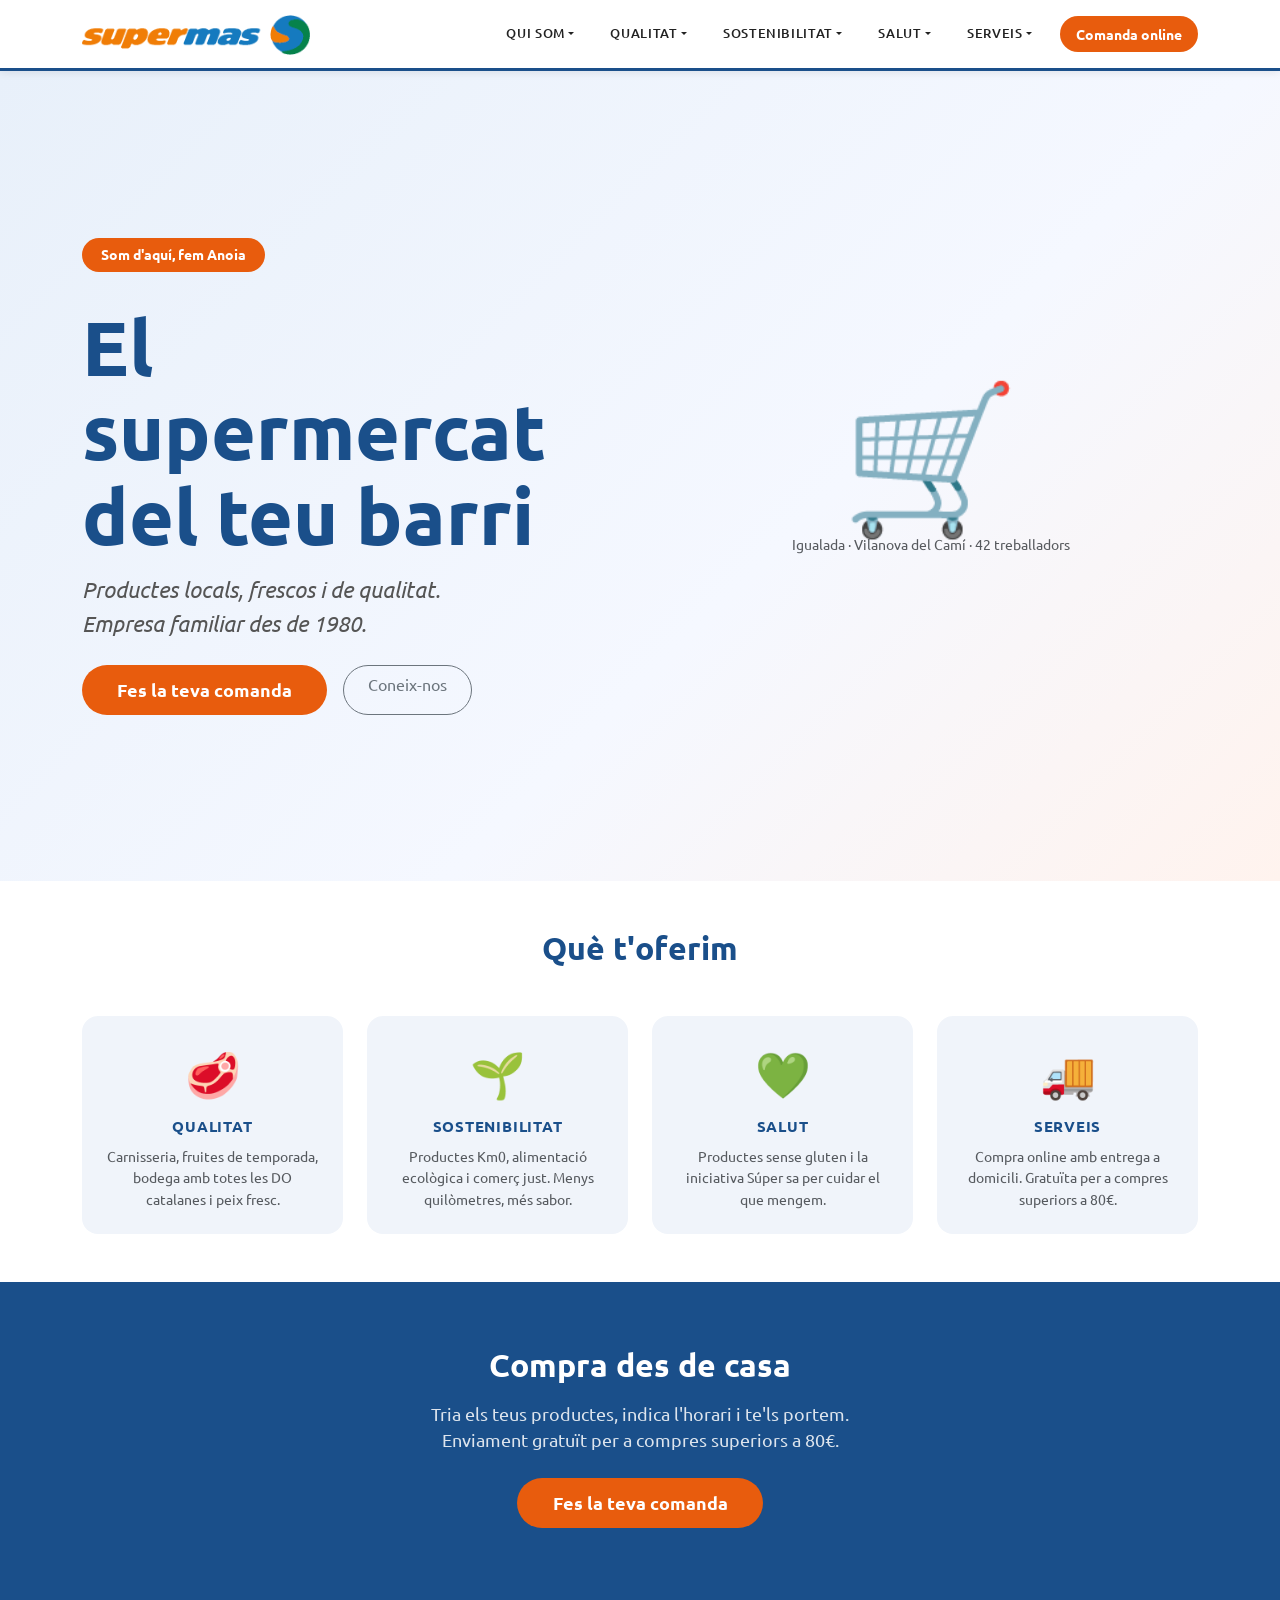
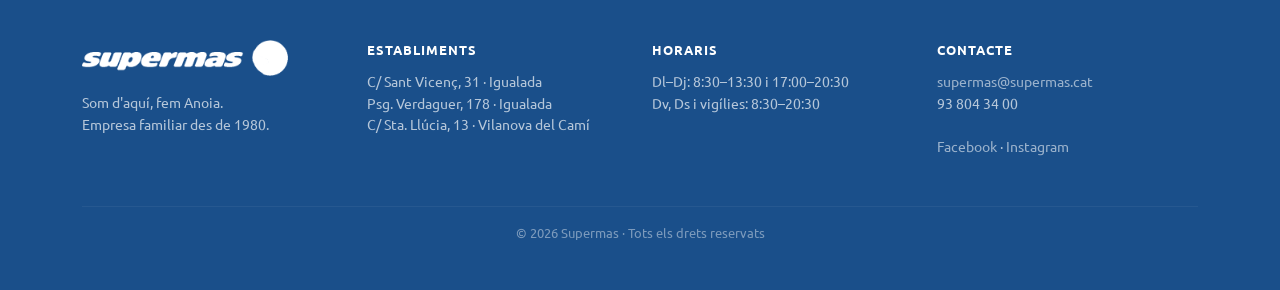
<file: index.html>
<!DOCTYPE html>
<html lang="ca">
<head>
  <meta charset="UTF-8">
  <meta name="viewport" content="width=device-width, initial-scale=1">
  <title>Supermas — Som d'aquí, fem Anoia</title>
  <meta name="description" content="Supermercats Supermas. Productes locals, qualitat i sostenibilitat a Igualada i Vilanova del Camí.">
  <link rel="preconnect" href="https://fonts.googleapis.com">
  <link rel="preconnect" href="https://fonts.gstatic.com" crossorigin>
  <link href="https://fonts.googleapis.com/css2?family=Ubuntu:ital,wght@0,400;0,500;0,700;1,400&display=swap" rel="stylesheet">
  <link rel="stylesheet" href="assets/css/bootstrap.min.css">
  <link rel="stylesheet" href="css/main.css">
</head>
<body>

  <nav class="navbar navbar-expand-lg navbar-supermas sticky-top">
    <div class="container">
      <a class="navbar-brand" href="index.html"><img src="assets/img/supermas-logo.png" alt="Supermas" style="height:40px;"></a>
      <button class="navbar-toggler" type="button" data-bs-toggle="collapse" data-bs-target="#navMenu">
        <span class="navbar-toggler-icon"></span>
      </button>
      <div class="collapse navbar-collapse" id="navMenu">
        <ul class="navbar-nav ms-auto align-items-center gap-1">
          <li class="nav-item dropdown">
            <a class="nav-link dropdown-toggle" href="qui-som.html" data-bs-toggle="dropdown">Qui som</a>
            <ul class="dropdown-menu">
              <li><a class="dropdown-item" href="qui-som.html#empresa">Empresa</a></li>
              <li><a class="dropdown-item" href="qui-som.html#compromis">Compromís</a></li>
              <li><a class="dropdown-item" href="qui-som.html#establiments">Establiments</a></li>
            </ul>
          </li>
          <li class="nav-item dropdown">
            <a class="nav-link dropdown-toggle" href="qualitat.html" data-bs-toggle="dropdown">Qualitat</a>
            <ul class="dropdown-menu">
              <li><a class="dropdown-item" href="qualitat.html#carnisseria">Carnisseria</a></li>
              <li><a class="dropdown-item" href="qualitat.html#fruites">Fruites i verdures</a></li>
              <li><a class="dropdown-item" href="qualitat.html#bodega">Bodega</a></li>
              <li><a class="dropdown-item" href="qualitat.html#peixateria">Peixateria</a></li>
            </ul>
          </li>
          <li class="nav-item dropdown">
            <a class="nav-link dropdown-toggle" href="sostenibilitat.html" data-bs-toggle="dropdown">Sostenibilitat</a>
            <ul class="dropdown-menu">
              <li><a class="dropdown-item" href="sostenibilitat.html#locals">Productes locals</a></li>
              <li><a class="dropdown-item" href="sostenibilitat.html#ecologic">Alimentació ecològica</a></li>
              <li><a class="dropdown-item" href="sostenibilitat.html#comerc-just">Comerç just</a></li>
            </ul>
          </li>
          <li class="nav-item dropdown">
            <a class="nav-link dropdown-toggle" href="salut.html" data-bs-toggle="dropdown">Salut</a>
            <ul class="dropdown-menu">
              <li><a class="dropdown-item" href="salut.html#sense-gluten">Sense gluten</a></li>
              <li><a class="dropdown-item" href="salut.html#super-sa">Súper sa</a></li>
            </ul>
          </li>
          <li class="nav-item dropdown">
            <a class="nav-link dropdown-toggle" href="serveis.html" data-bs-toggle="dropdown">Serveis</a>
            <ul class="dropdown-menu">
              <li><a class="dropdown-item" href="serveis.html#atencio">Atenció al client</a></li>
              <li><a class="dropdown-item" href="serveis.html#entrega">Entrega a domicili</a></li>
              <li><a class="dropdown-item" href="comanda.php">Comanda online</a></li>
            </ul>
          </li>
          <li class="nav-item ms-2">
            <a class="btn btn-comanda px-3 py-2" href="comanda.php" style="font-size:.85rem;">Comanda online</a>
          </li>
        </ul>
      </div>
    </div>
  </nav>

  <section class="hero">
    <div class="container py-5">
      <div class="row align-items-center g-5">
        <div class="col-lg-6">
          <span class="hero-badge mb-3">Som d'aquí, fem Anoia</span>
          <h1 class="hero-title mt-3">El supermercat<br>del teu barri</h1>
          <p class="hero-subtitle mt-3 mb-4">Productes locals, frescos i de qualitat.<br>Empresa familiar des de 1980.</p>
          <div class="d-flex flex-wrap gap-3">
            <a href="comanda.php" class="btn-comanda">Fes la teva comanda</a>
            <a href="qui-som.html" class="btn btn-outline-secondary rounded-pill px-4">Coneix-nos</a>
          </div>
        </div>
        <div class="col-lg-6 text-center">
          <div style="font-size:9rem;line-height:1;">🛒</div>
          <p class="text-muted mt-2" style="font-size:.85rem;">Igualada · Vilanova del Camí · 42 treballadors</p>
        </div>
      </div>
    </div>
  </section>

  <section class="py-5" style="background:#fff;">
    <div class="container">
      <h2 class="text-center mb-5" style="color:var(--color-primary);font-weight:700;">Què t'oferim</h2>
      <div class="row g-4">
        <div class="col-sm-6 col-lg-3">
          <a href="qualitat.html" class="text-decoration-none">
            <div class="card-seccio p-4 text-center h-100">
              <div class="card-icon">🥩</div>
              <div class="card-title">Qualitat</div>
              <p class="text-muted mt-2 mb-0" style="font-size:.9rem;">Carnisseria, fruites de temporada, bodega amb totes les DO catalanes i peix fresc.</p>
            </div>
          </a>
        </div>
        <div class="col-sm-6 col-lg-3">
          <a href="sostenibilitat.html" class="text-decoration-none">
            <div class="card-seccio p-4 text-center h-100">
              <div class="card-icon">🌱</div>
              <div class="card-title">Sostenibilitat</div>
              <p class="text-muted mt-2 mb-0" style="font-size:.9rem;">Productes Km0, alimentació ecològica i comerç just. Menys quilòmetres, més sabor.</p>
            </div>
          </a>
        </div>
        <div class="col-sm-6 col-lg-3">
          <a href="salut.html" class="text-decoration-none">
            <div class="card-seccio p-4 text-center h-100">
              <div class="card-icon">💚</div>
              <div class="card-title">Salut</div>
              <p class="text-muted mt-2 mb-0" style="font-size:.9rem;">Productes sense gluten i la iniciativa Súper sa per cuidar el que mengem.</p>
            </div>
          </a>
        </div>
        <div class="col-sm-6 col-lg-3">
          <a href="serveis.html" class="text-decoration-none">
            <div class="card-seccio p-4 text-center h-100">
              <div class="card-icon">🚚</div>
              <div class="card-title">Serveis</div>
              <p class="text-muted mt-2 mb-0" style="font-size:.9rem;">Compra online amb entrega a domicili. Gratuïta per a compres superiors a 80€.</p>
            </div>
          </a>
        </div>
      </div>
    </div>
  </section>

  <section class="banner-comanda py-5">
    <div class="container text-center py-3">
      <h2 class="mb-3">Compra des de casa</h2>
      <p class="mb-4" style="opacity:.85;font-size:1.1rem;">Tria els teus productes, indica l'horari i te'ls portem.<br>Enviament gratuït per a compres superiors a 80€.</p>
      <a href="comanda.php" class="btn-comanda">Fes la teva comanda</a>
    </div>
  </section>

  <footer class="py-5">
    <div class="container">
      <div class="row g-4">
        <div class="col-md-3">
          <img src="assets/img/supermas-logo.png" alt="Supermas" style="height:36px;filter:brightness(0) invert(1);display:block;margin-bottom:1rem;">
          <p style="opacity:.8;font-size:.9rem;">Som d'aquí, fem Anoia.<br>Empresa familiar des de 1980.</p>
        </div>
        <div class="col-md-3">
          <div class="footer-title">Establiments</div>
          <p style="opacity:.8;font-size:.9rem;">C/ Sant Vicenç, 31 · Igualada<br>Psg. Verdaguer, 178 · Igualada<br>C/ Sta. Llúcia, 13 · Vilanova del Camí</p>
        </div>
        <div class="col-md-3">
          <div class="footer-title">Horaris</div>
          <p style="opacity:.8;font-size:.9rem;">Dl–Dj: 8:30–13:30 i 17:00–20:30<br>Dv, Ds i vigílies: 8:30–20:30</p>
        </div>
        <div class="col-md-3">
          <div class="footer-title">Contacte</div>
          <p style="opacity:.8;font-size:.9rem;"><a href="mailto:supermas@supermas.cat">supermas@supermas.cat</a><br>93 804 34 00<br><br><a href="#">Facebook</a> · <a href="#">Instagram</a></p>
        </div>
      </div>
      <hr style="border-color:rgba(255,255,255,.2);margin-top:2rem;">
      <p class="text-center mb-0" style="opacity:.5;font-size:.8rem;">© 2026 Supermas · Tots els drets reservats</p>
    </div>
  </footer>

  <script src="assets/js/bootstrap.bundle.min.js"></script>
  <script src="js/main.js"></script>
</body>
</html>
</file>
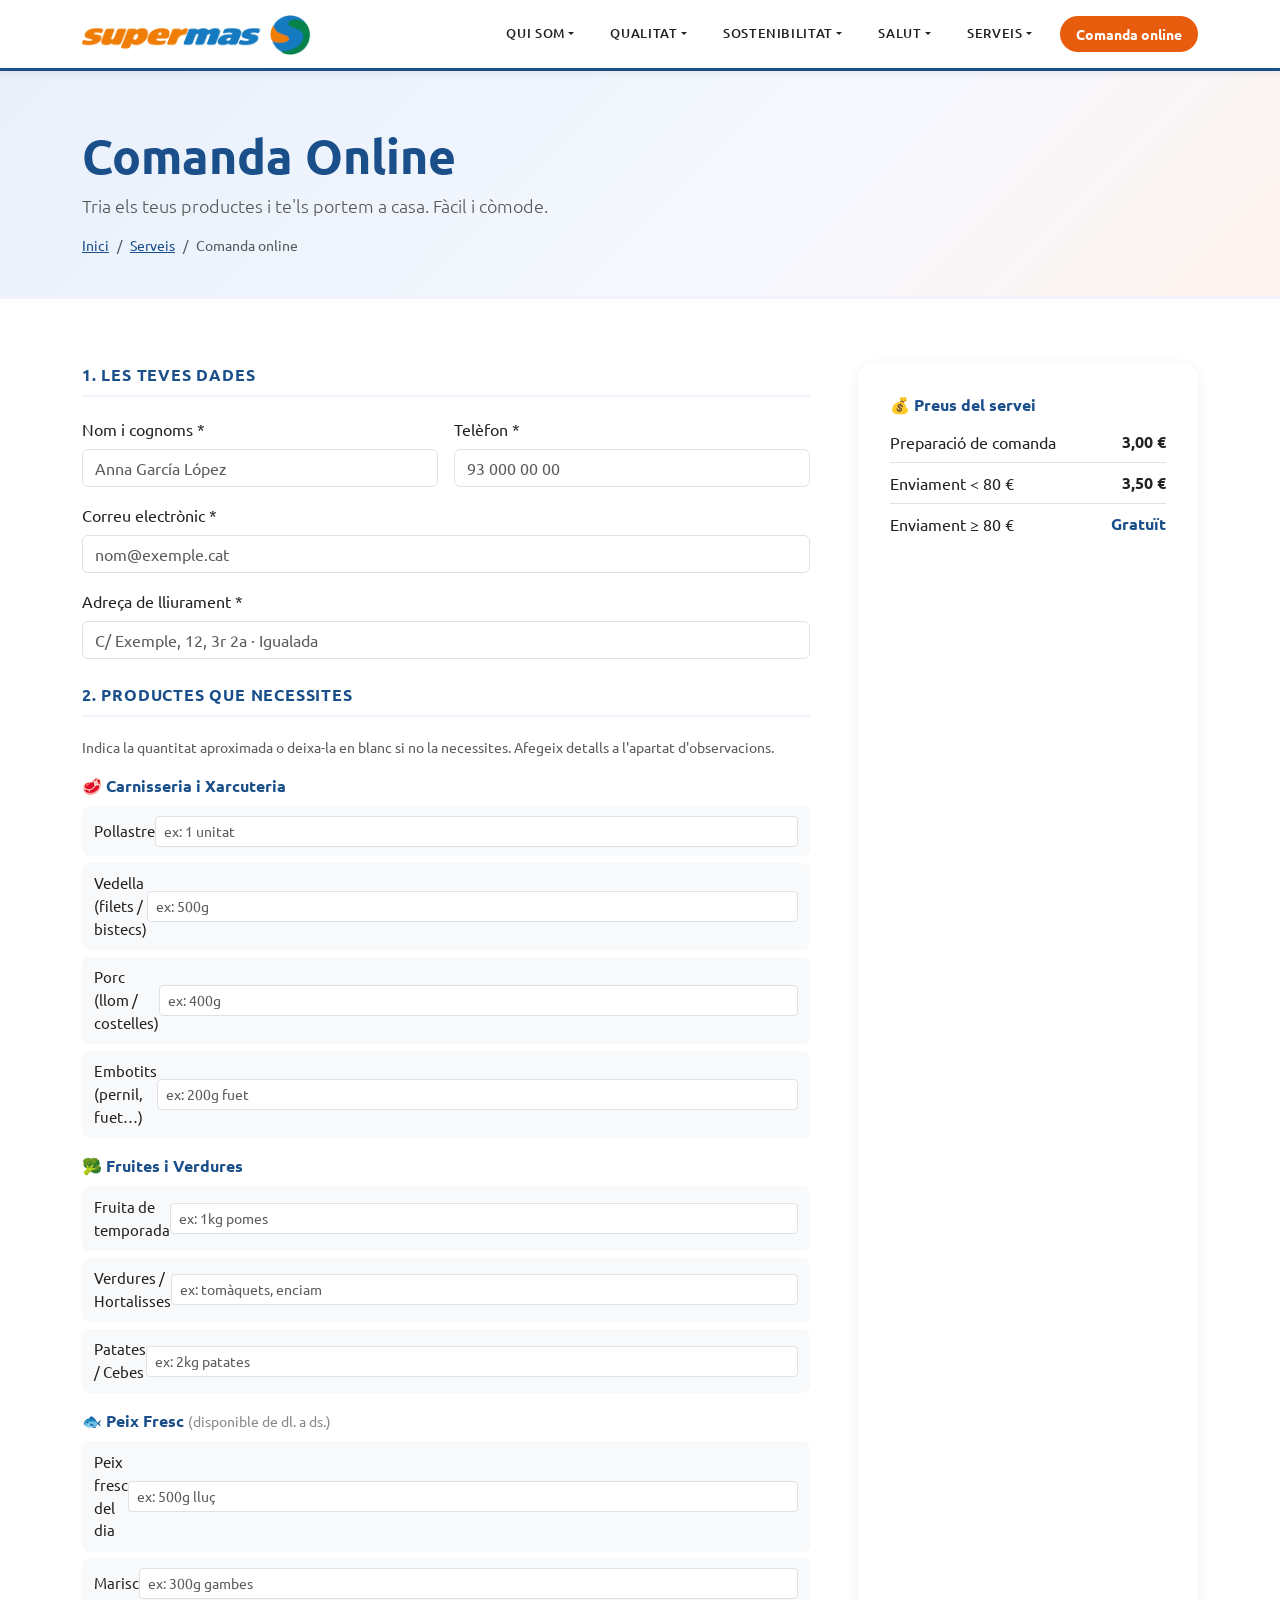
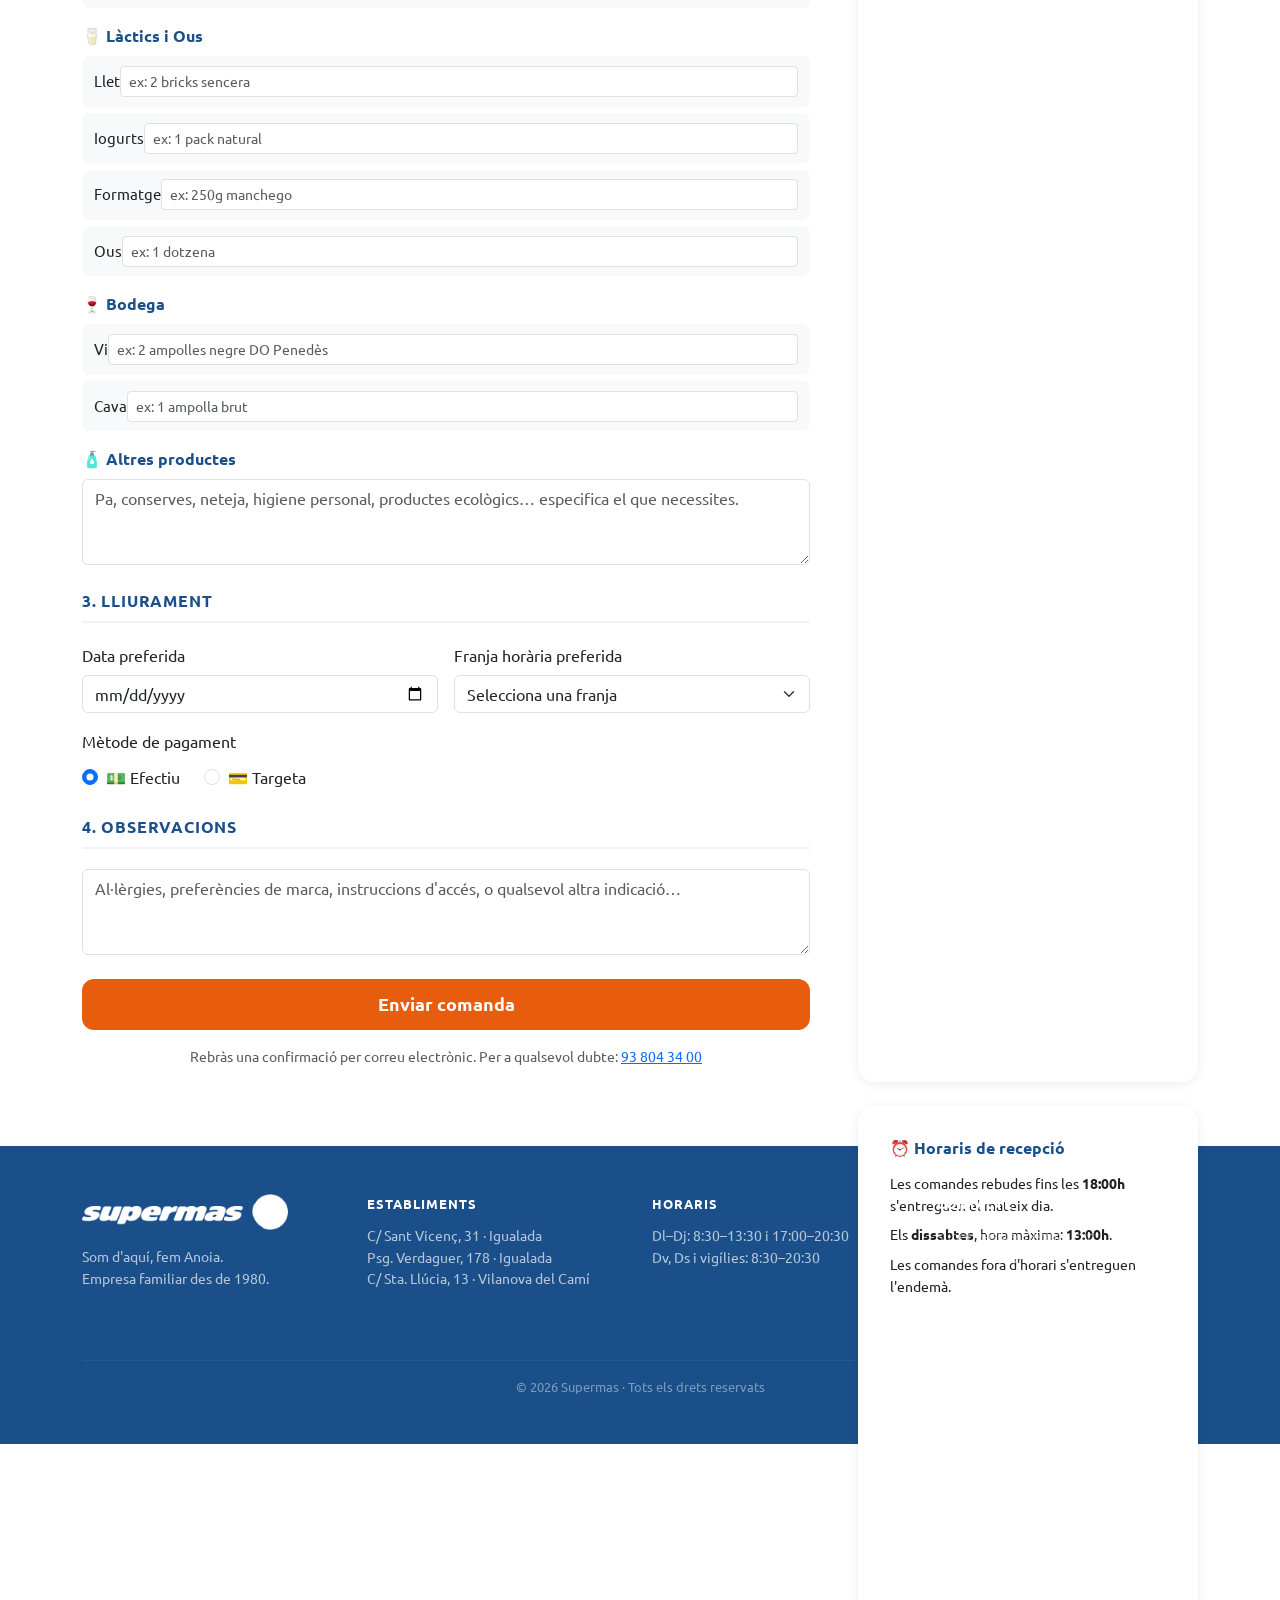
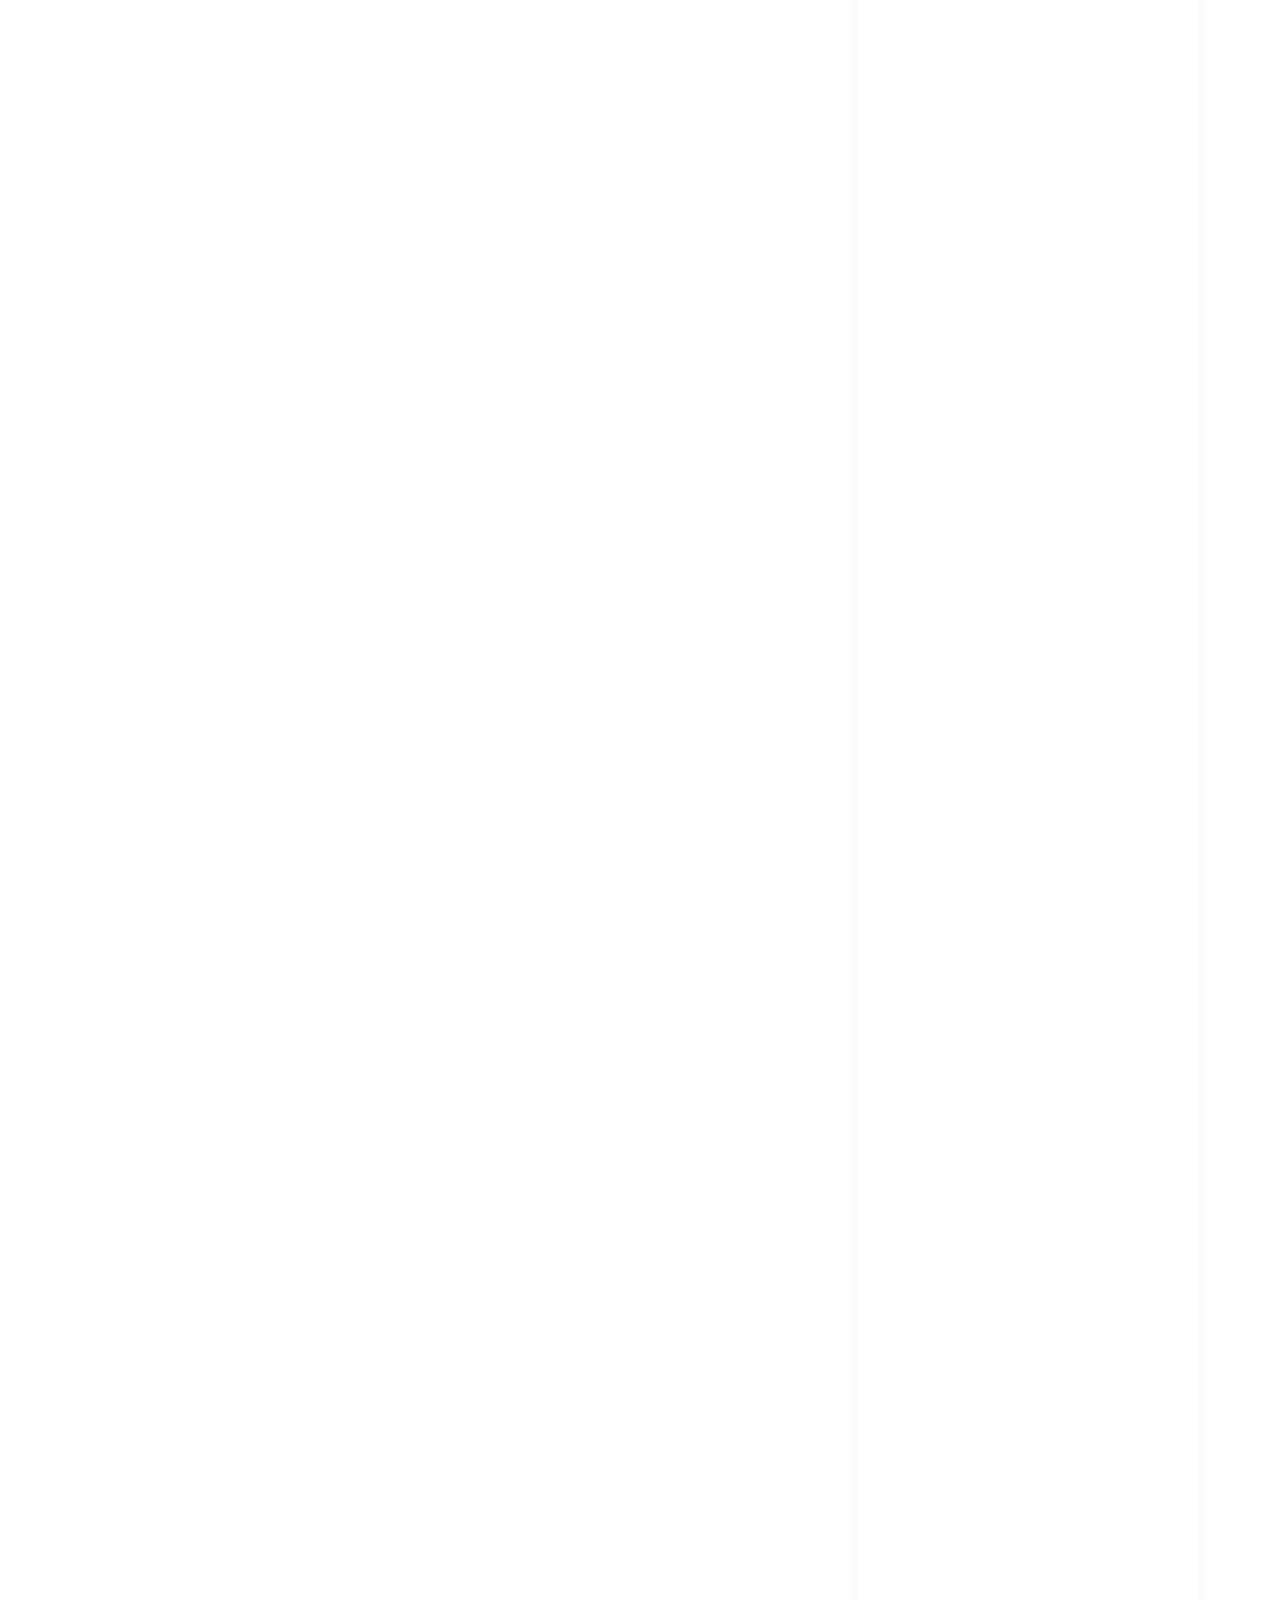
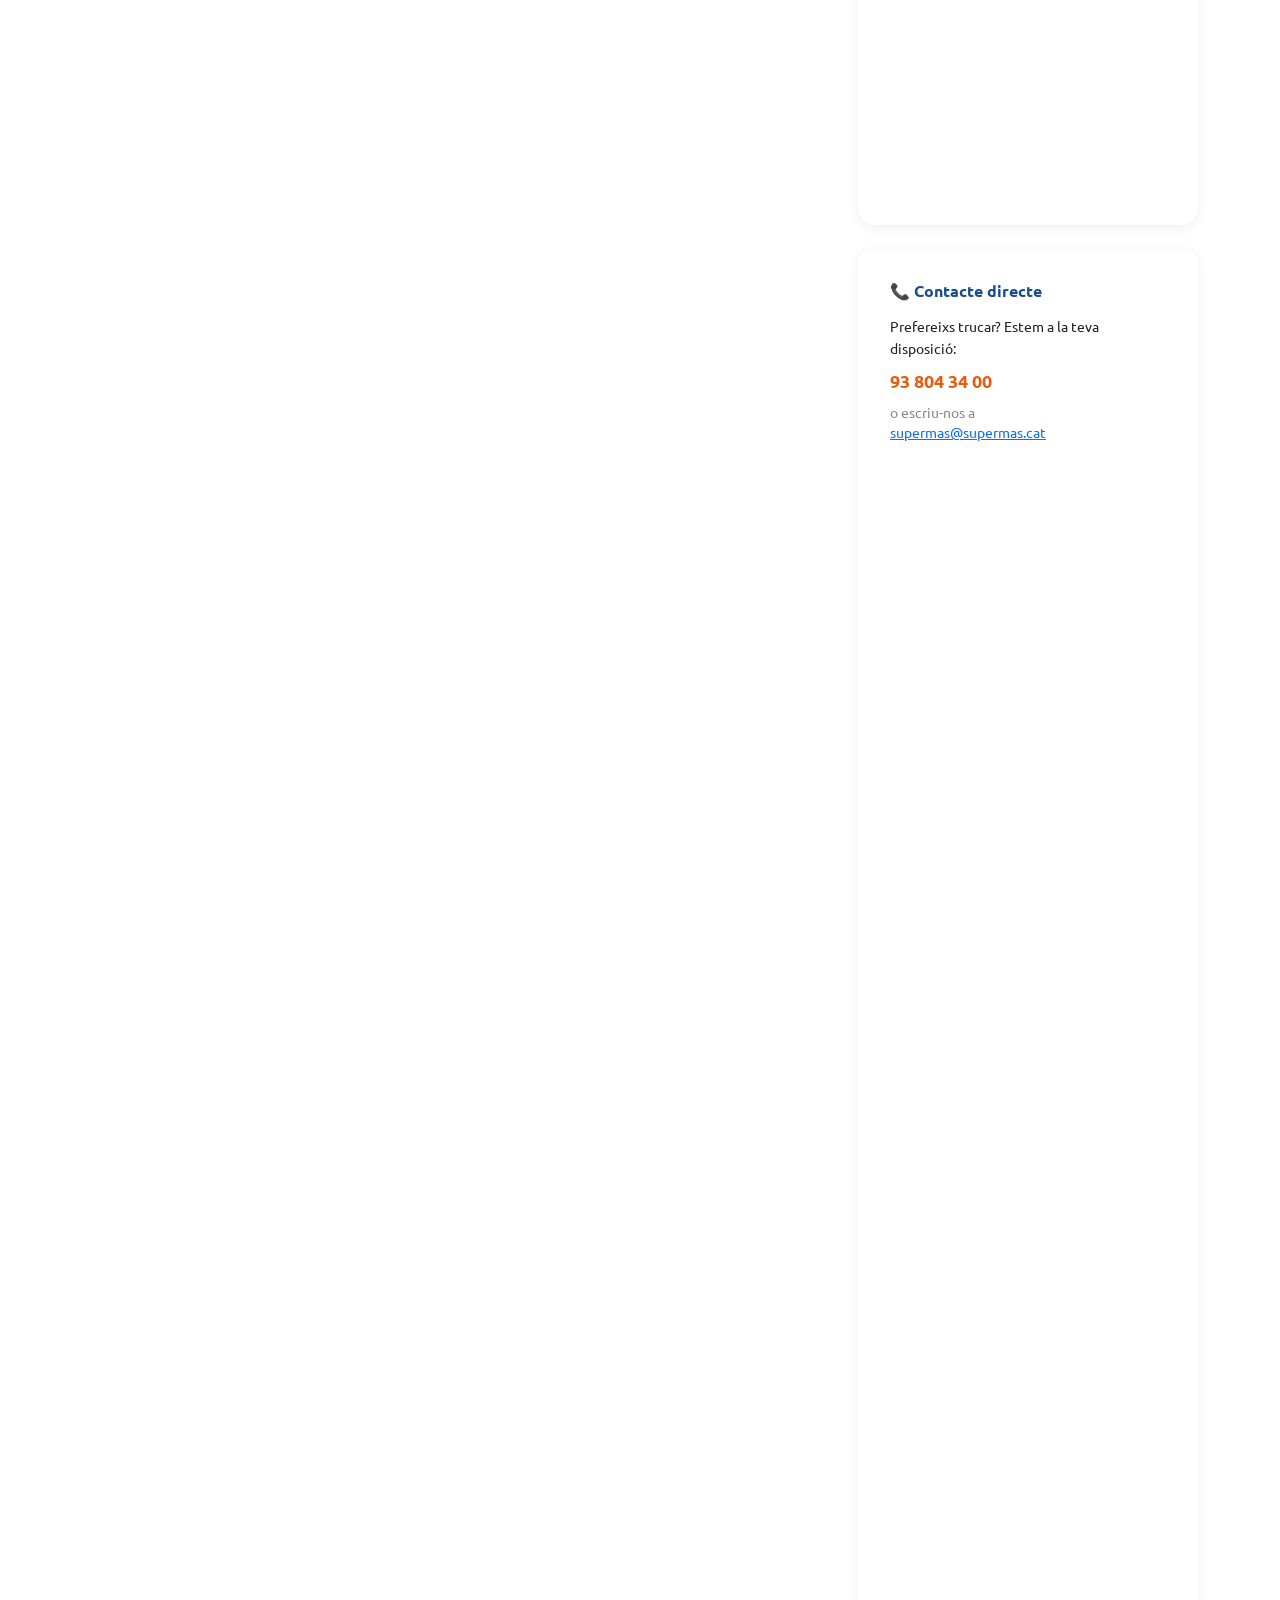
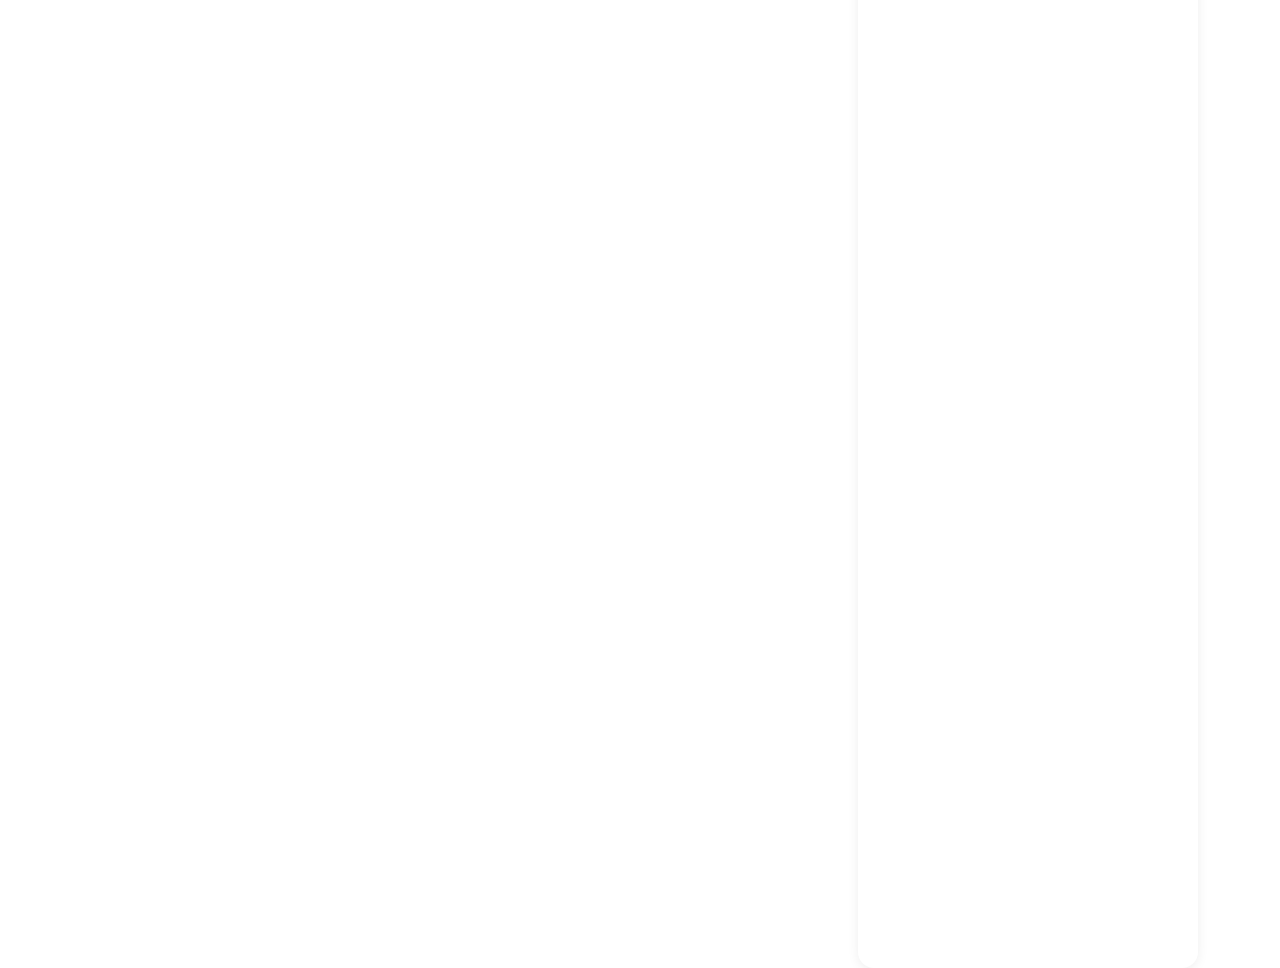
<file: comanda.html>
<!DOCTYPE html>
<html lang="ca">
<head>
  <meta charset="UTF-8">
  <meta name="viewport" content="width=device-width, initial-scale=1">
  <title>Comanda Online — Supermas</title>
  <meta name="description" content="Fes la teva comanda online a Supermas. T'ho portem a casa.">
  <link rel="preconnect" href="https://fonts.googleapis.com">
  <link rel="preconnect" href="https://fonts.gstatic.com" crossorigin>
  <link href="https://fonts.googleapis.com/css2?family=Ubuntu:ital,wght@0,400;0,500;0,700;1,400&display=swap" rel="stylesheet">
  <link rel="stylesheet" href="assets/css/bootstrap.min.css">
  <link rel="stylesheet" href="css/main.css">
</head>
<body>

  <nav class="navbar navbar-expand-lg navbar-supermas sticky-top">
    <div class="container">
      <a class="navbar-brand" href="index.html"><img src="assets/img/supermas-logo.png" alt="Supermas" style="height:40px;"></a>
      <button class="navbar-toggler" type="button" data-bs-toggle="collapse" data-bs-target="#navMenu">
        <span class="navbar-toggler-icon"></span>
      </button>
      <div class="collapse navbar-collapse" id="navMenu">
        <ul class="navbar-nav ms-auto align-items-center gap-1">
          <li class="nav-item dropdown">
            <a class="nav-link dropdown-toggle" href="qui-som.html" data-bs-toggle="dropdown">Qui som</a>
            <ul class="dropdown-menu">
              <li><a class="dropdown-item" href="qui-som.html#empresa">Empresa</a></li>
              <li><a class="dropdown-item" href="qui-som.html#compromis">Compromís</a></li>
              <li><a class="dropdown-item" href="qui-som.html#establiments">Establiments</a></li>
            </ul>
          </li>
          <li class="nav-item dropdown">
            <a class="nav-link dropdown-toggle" href="qualitat.html" data-bs-toggle="dropdown">Qualitat</a>
            <ul class="dropdown-menu">
              <li><a class="dropdown-item" href="qualitat.html#carnisseria">Carnisseria</a></li>
              <li><a class="dropdown-item" href="qualitat.html#fruites">Fruites i verdures</a></li>
              <li><a class="dropdown-item" href="qualitat.html#bodega">Bodega</a></li>
              <li><a class="dropdown-item" href="qualitat.html#peixateria">Peixateria</a></li>
            </ul>
          </li>
          <li class="nav-item dropdown">
            <a class="nav-link dropdown-toggle" href="sostenibilitat.html" data-bs-toggle="dropdown">Sostenibilitat</a>
            <ul class="dropdown-menu">
              <li><a class="dropdown-item" href="sostenibilitat.html#locals">Productes locals</a></li>
              <li><a class="dropdown-item" href="sostenibilitat.html#ecologic">Alimentació ecològica</a></li>
              <li><a class="dropdown-item" href="sostenibilitat.html#comerc-just">Comerç just</a></li>
            </ul>
          </li>
          <li class="nav-item dropdown">
            <a class="nav-link dropdown-toggle" href="salut.html" data-bs-toggle="dropdown">Salut</a>
            <ul class="dropdown-menu">
              <li><a class="dropdown-item" href="salut.html#sense-gluten">Sense gluten</a></li>
              <li><a class="dropdown-item" href="salut.html#super-sa">Súper sa</a></li>
            </ul>
          </li>
          <li class="nav-item dropdown">
            <a class="nav-link dropdown-toggle" href="serveis.html" data-bs-toggle="dropdown">Serveis</a>
            <ul class="dropdown-menu">
              <li><a class="dropdown-item" href="serveis.html#atencio">Atenció al client</a></li>
              <li><a class="dropdown-item" href="serveis.html#entrega">Entrega a domicili</a></li>
              <li><a class="dropdown-item active" href="comanda.php">Comanda online</a></li>
            </ul>
          </li>
          <li class="nav-item ms-2">
            <a class="btn btn-comanda px-3 py-2" href="comanda.php" style="font-size:.85rem;">Comanda online</a>
          </li>
        </ul>
      </div>
    </div>
  </nav>

  <div class="hero-interior">
    <div class="container">
      <h1>Comanda Online</h1>
      <p class="lead">Tria els teus productes i te'ls portem a casa. Fàcil i còmode.</p>
      <nav aria-label="breadcrumb">
        <ol class="breadcrumb mb-0" style="font-size:.85rem;">
          <li class="breadcrumb-item"><a href="index.html" style="color:var(--color-primary);">Inici</a></li>
          <li class="breadcrumb-item"><a href="serveis.html" style="color:var(--color-primary);">Serveis</a></li>
          <li class="breadcrumb-item active">Comanda online</li>
        </ol>
      </nav>
    </div>
  </div>

  <section class="seccio">
    <div class="container">
      <div class="row g-5">

        <div class="col-lg-8">
          <form action="mailto:supermas@supermas.cat" method="post" enctype="text/plain">

            <!-- Dades personals -->
            <div class="mb-4">
              <div class="form-section-title">1. Les teves dades</div>
              <div class="row g-3">
                <div class="col-sm-6">
                  <label class="form-label fw-500">Nom i cognoms *</label>
                  <input type="text" class="form-control" name="nom" required placeholder="Anna García López">
                </div>
                <div class="col-sm-6">
                  <label class="form-label fw-500">Telèfon *</label>
                  <input type="tel" class="form-control" name="telefon" required placeholder="93 000 00 00">
                </div>
                <div class="col-12">
                  <label class="form-label fw-500">Correu electrònic *</label>
                  <input type="email" class="form-control" name="email" required placeholder="nom@exemple.cat">
                </div>
                <div class="col-12">
                  <label class="form-label fw-500">Adreça de lliurament *</label>
                  <input type="text" class="form-control" name="adreca" required placeholder="C/ Exemple, 12, 3r 2a · Igualada">
                </div>
              </div>
            </div>

            <!-- Productes -->
            <div class="mb-4">
              <div class="form-section-title">2. Productes que necessites</div>
              <p class="text-muted mb-3" style="font-size:.9rem;">Indica la quantitat aproximada o deixa-la en blanc si no la necessites. Afegeix detalls a l'apartat d'observacions.</p>

              <div class="mb-3">
                <div style="font-weight:600;color:var(--color-primary);margin-bottom:.5rem;">🥩 Carnisseria i Xarcuteria</div>
                <div class="producte-row">
                  <label>Pollastre</label>
                  <input type="text" class="form-control form-control-sm" name="prod_pollastre" placeholder="ex: 1 unitat">
                </div>
                <div class="producte-row">
                  <label>Vedella (filets / bistecs)</label>
                  <input type="text" class="form-control form-control-sm" name="prod_vedella" placeholder="ex: 500g">
                </div>
                <div class="producte-row">
                  <label>Porc (llom / costelles)</label>
                  <input type="text" class="form-control form-control-sm" name="prod_porc" placeholder="ex: 400g">
                </div>
                <div class="producte-row">
                  <label>Embotits (pernil, fuet…)</label>
                  <input type="text" class="form-control form-control-sm" name="prod_embotits" placeholder="ex: 200g fuet">
                </div>
              </div>

              <div class="mb-3">
                <div style="font-weight:600;color:var(--color-primary);margin-bottom:.5rem;">🥦 Fruites i Verdures</div>
                <div class="producte-row">
                  <label>Fruita de temporada</label>
                  <input type="text" class="form-control form-control-sm" name="prod_fruita" placeholder="ex: 1kg pomes">
                </div>
                <div class="producte-row">
                  <label>Verdures / Hortalisses</label>
                  <input type="text" class="form-control form-control-sm" name="prod_verdures" placeholder="ex: tomàquets, enciam">
                </div>
                <div class="producte-row">
                  <label>Patates / Cebes</label>
                  <input type="text" class="form-control form-control-sm" name="prod_patates" placeholder="ex: 2kg patates">
                </div>
              </div>

              <div class="mb-3">
                <div style="font-weight:600;color:var(--color-primary);margin-bottom:.5rem;">🐟 Peix Fresc <small style="font-weight:400;color:#888;">(disponible de dl. a ds.)</small></div>
                <div class="producte-row">
                  <label>Peix fresc del dia</label>
                  <input type="text" class="form-control form-control-sm" name="prod_peix" placeholder="ex: 500g lluç">
                </div>
                <div class="producte-row">
                  <label>Marisc</label>
                  <input type="text" class="form-control form-control-sm" name="prod_marisc" placeholder="ex: 300g gambes">
                </div>
              </div>

              <div class="mb-3">
                <div style="font-weight:600;color:var(--color-primary);margin-bottom:.5rem;">🥛 Làctics i Ous</div>
                <div class="producte-row">
                  <label>Llet</label>
                  <input type="text" class="form-control form-control-sm" name="prod_llet" placeholder="ex: 2 bricks sencera">
                </div>
                <div class="producte-row">
                  <label>Iogurts</label>
                  <input type="text" class="form-control form-control-sm" name="prod_iogurts" placeholder="ex: 1 pack natural">
                </div>
                <div class="producte-row">
                  <label>Formatge</label>
                  <input type="text" class="form-control form-control-sm" name="prod_formatge" placeholder="ex: 250g manchego">
                </div>
                <div class="producte-row">
                  <label>Ous</label>
                  <input type="text" class="form-control form-control-sm" name="prod_ous" placeholder="ex: 1 dotzena">
                </div>
              </div>

              <div class="mb-3">
                <div style="font-weight:600;color:var(--color-primary);margin-bottom:.5rem;">🍷 Bodega</div>
                <div class="producte-row">
                  <label>Vi</label>
                  <input type="text" class="form-control form-control-sm" name="prod_vi" placeholder="ex: 2 ampolles negre DO Penedès">
                </div>
                <div class="producte-row">
                  <label>Cava</label>
                  <input type="text" class="form-control form-control-sm" name="prod_cava" placeholder="ex: 1 ampolla brut">
                </div>
              </div>

              <div class="mb-3">
                <div style="font-weight:600;color:var(--color-primary);margin-bottom:.5rem;">🧴 Altres productes</div>
                <textarea class="form-control" name="prod_altres" rows="3" placeholder="Pa, conserves, neteja, higiene personal, productes ecològics… especifica el que necessites."></textarea>
              </div>
            </div>

            <!-- Lliurament -->
            <div class="mb-4">
              <div class="form-section-title">3. Lliurament</div>
              <div class="row g-3">
                <div class="col-sm-6">
                  <label class="form-label fw-500">Data preferida</label>
                  <input type="date" class="form-control" name="data">
                </div>
                <div class="col-sm-6">
                  <label class="form-label fw-500">Franja horària preferida</label>
                  <select class="form-select" name="horari">
                    <option value="">Selecciona una franja</option>
                    <option>Matí: 9:00 – 13:00</option>
                    <option>Tarda: 17:00 – 20:00</option>
                    <option>Indistint</option>
                  </select>
                </div>
                <div class="col-12">
                  <label class="form-label fw-500">Mètode de pagament</label>
                  <div class="d-flex gap-4 mt-1">
                    <div class="form-check">
                      <input class="form-check-input" type="radio" name="pagament" id="pag_efectiu" value="Efectiu" checked>
                      <label class="form-check-label" for="pag_efectiu">💵 Efectiu</label>
                    </div>
                    <div class="form-check">
                      <input class="form-check-input" type="radio" name="pagament" id="pag_targeta" value="Targeta">
                      <label class="form-check-label" for="pag_targeta">💳 Targeta</label>
                    </div>
                  </div>
                </div>
              </div>
            </div>

            <!-- Observacions -->
            <div class="mb-4">
              <div class="form-section-title">4. Observacions</div>
              <textarea class="form-control" name="observacions" rows="3" placeholder="Al·lèrgies, preferències de marca, instruccions d'accés, o qualsevol altra indicació…"></textarea>
            </div>

            <button type="submit" class="btn-comanda w-100" style="border-radius:.75rem;">Enviar comanda</button>
            <p class="text-muted text-center mt-3" style="font-size:.85rem;">Rebràs una confirmació per correu electrònic. Per a qualsevol dubte: <a href="tel:938043400">93 804 34 00</a></p>
          </form>
        </div>

        <div class="col-lg-4">
          <div class="targeta mb-4">
            <h6 style="color:var(--color-primary);font-weight:700;margin-bottom:1rem;">💰 Preus del servei</h6>
            <div class="d-flex justify-content-between border-bottom pb-2 mb-2">
              <span>Preparació de comanda</span>
              <strong>3,00 €</strong>
            </div>
            <div class="d-flex justify-content-between border-bottom pb-2 mb-2">
              <span>Enviament &lt; 80 €</span>
              <strong>3,50 €</strong>
            </div>
            <div class="d-flex justify-content-between">
              <span>Enviament ≥ 80 €</span>
              <strong style="color:var(--color-primary);">Gratuït</strong>
            </div>
          </div>
          <div class="targeta mb-4">
            <h6 style="color:var(--color-primary);font-weight:700;margin-bottom:1rem;">⏰ Horaris de recepció</h6>
            <p style="font-size:.9rem;margin-bottom:.5rem;">Les comandes rebudes fins les <strong>18:00h</strong> s'entreguen el mateix dia.</p>
            <p style="font-size:.9rem;margin-bottom:.5rem;">Els <strong>dissabtes</strong>, hora màxima: <strong>13:00h</strong>.</p>
            <p style="font-size:.9rem;margin-bottom:0;">Les comandes fora d'horari s'entreguen l'endemà.</p>
          </div>
          <div class="targeta">
            <h6 style="color:var(--color-primary);font-weight:700;margin-bottom:1rem;">📞 Contacte directe</h6>
            <p style="font-size:.9rem;margin-bottom:.5rem;">Prefereixs trucar? Estem a la teva disposició:</p>
            <a href="tel:938043400" style="font-size:1.1rem;font-weight:700;color:var(--color-accent);text-decoration:none;">93 804 34 00</a>
            <p style="font-size:.85rem;color:#888;margin-top:.5rem;margin-bottom:0;">o escriu-nos a<br><a href="mailto:supermas@supermas.cat">supermas@supermas.cat</a></p>
          </div>
        </div>

      </div>
    </div>
  </section>

  <footer class="py-5">
    <div class="container">
      <div class="row g-4">
        <div class="col-md-3">
          <img src="assets/img/supermas-logo.png" alt="Supermas" style="height:36px;filter:brightness(0) invert(1);display:block;margin-bottom:1rem;">
          <p style="opacity:.8;font-size:.9rem;">Som d'aquí, fem Anoia.<br>Empresa familiar des de 1980.</p>
        </div>
        <div class="col-md-3">
          <div class="footer-title">Establiments</div>
          <p style="opacity:.8;font-size:.9rem;">C/ Sant Vicenç, 31 · Igualada<br>Psg. Verdaguer, 178 · Igualada<br>C/ Sta. Llúcia, 13 · Vilanova del Camí</p>
        </div>
        <div class="col-md-3">
          <div class="footer-title">Horaris</div>
          <p style="opacity:.8;font-size:.9rem;">Dl–Dj: 8:30–13:30 i 17:00–20:30<br>Dv, Ds i vigílies: 8:30–20:30</p>
        </div>
        <div class="col-md-3">
          <div class="footer-title">Contacte</div>
          <p style="opacity:.8;font-size:.9rem;"><a href="mailto:supermas@supermas.cat">supermas@supermas.cat</a><br>93 804 34 00<br><br><a href="#">Facebook</a> · <a href="#">Instagram</a></p>
        </div>
      </div>
      <hr style="border-color:rgba(255,255,255,.2);margin-top:2rem;">
      <p class="text-center mb-0" style="opacity:.5;font-size:.8rem;">© 2026 Supermas · Tots els drets reservats</p>
    </div>
  </footer>

  <script src="assets/js/bootstrap.bundle.min.js"></script>
  <script src="js/main.js"></script>
</body>
</html>
</file>
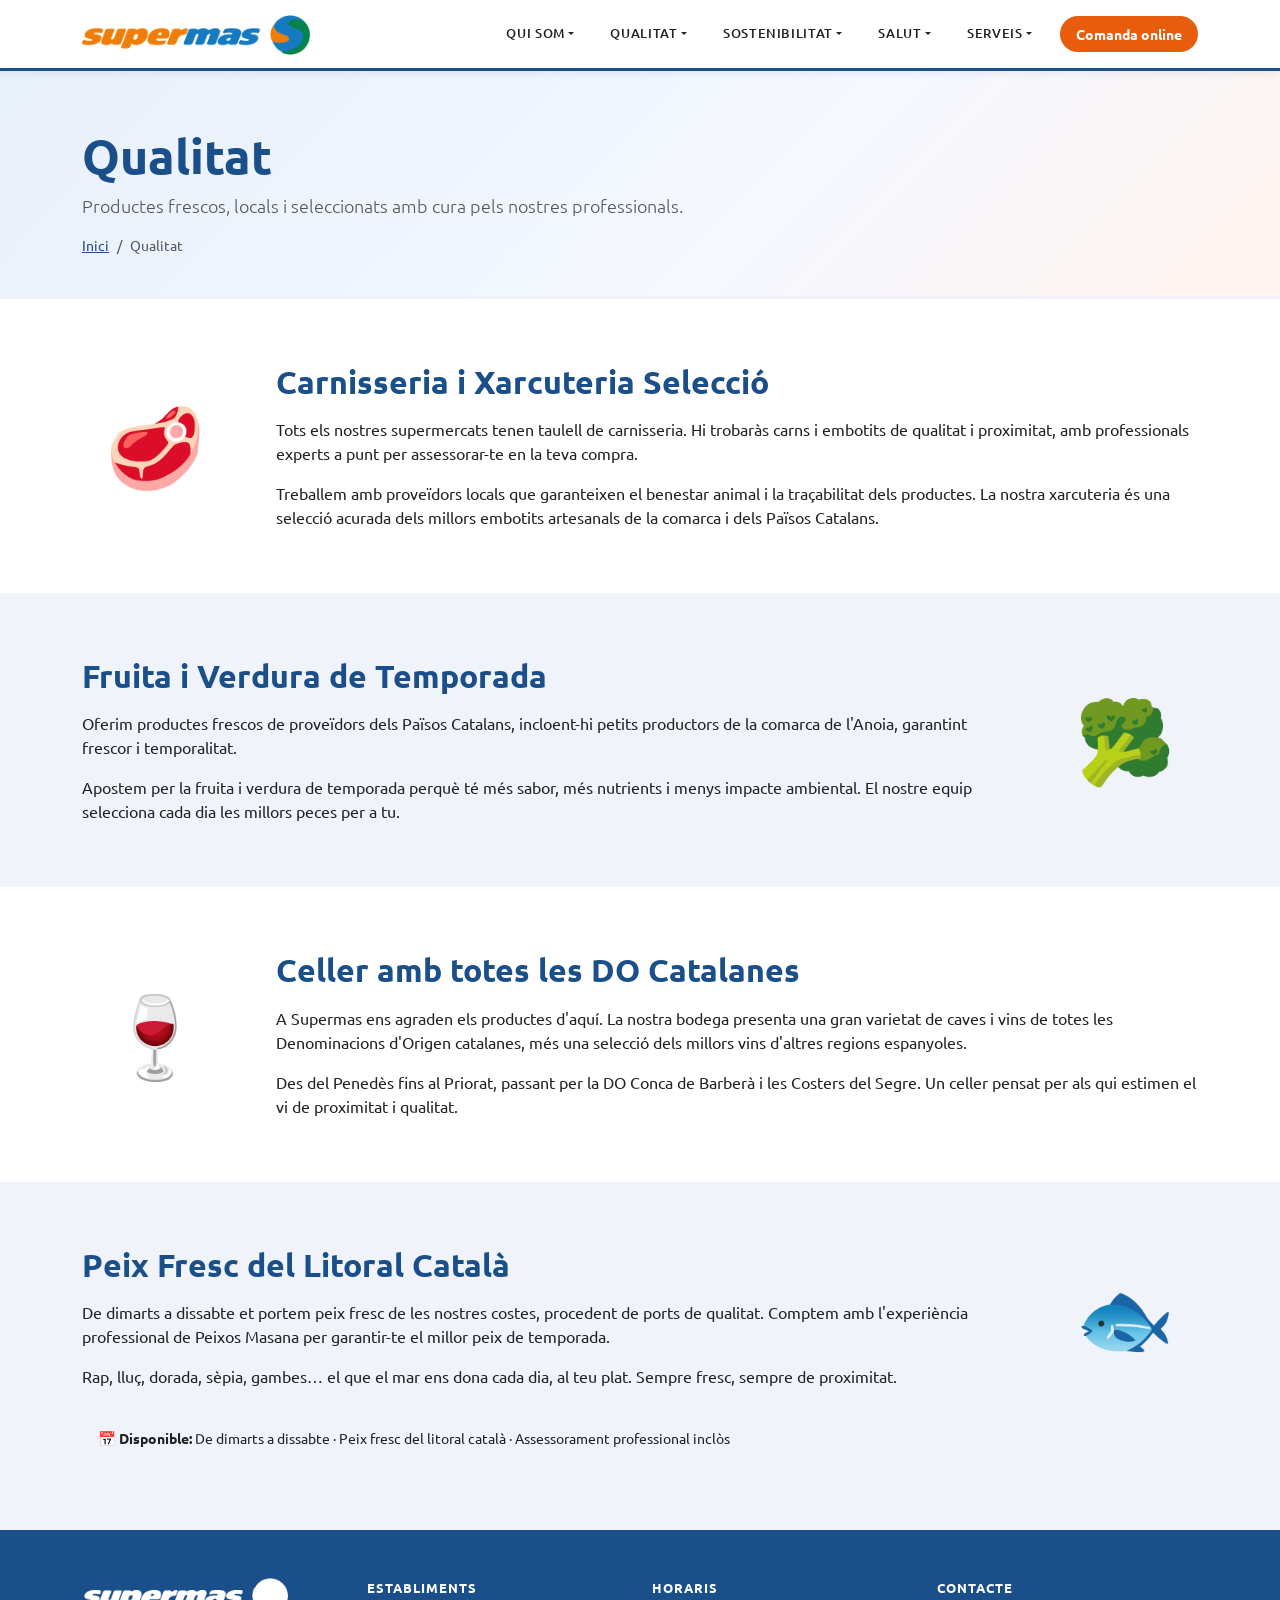
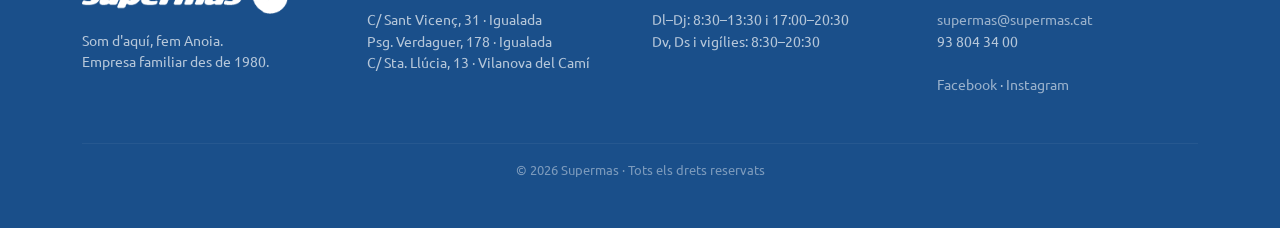
<file: qualitat.html>
<!DOCTYPE html>
<html lang="ca">
<head>
  <meta charset="UTF-8">
  <meta name="viewport" content="width=device-width, initial-scale=1">
  <title>Qualitat — Supermas</title>
  <meta name="description" content="Carnisseria, fruites i verdures de temporada, bodega amb totes les DO catalanes i peix fresc del litoral.">
  <link rel="preconnect" href="https://fonts.googleapis.com">
  <link rel="preconnect" href="https://fonts.gstatic.com" crossorigin>
  <link href="https://fonts.googleapis.com/css2?family=Ubuntu:ital,wght@0,400;0,500;0,700;1,400&display=swap" rel="stylesheet">
  <link rel="stylesheet" href="assets/css/bootstrap.min.css">
  <link rel="stylesheet" href="css/main.css">
</head>
<body>

  <nav class="navbar navbar-expand-lg navbar-supermas sticky-top">
    <div class="container">
      <a class="navbar-brand" href="index.html"><img src="assets/img/supermas-logo.png" alt="Supermas" style="height:40px;"></a>
      <button class="navbar-toggler" type="button" data-bs-toggle="collapse" data-bs-target="#navMenu">
        <span class="navbar-toggler-icon"></span>
      </button>
      <div class="collapse navbar-collapse" id="navMenu">
        <ul class="navbar-nav ms-auto align-items-center gap-1">
          <li class="nav-item dropdown">
            <a class="nav-link dropdown-toggle" href="qui-som.html" data-bs-toggle="dropdown">Qui som</a>
            <ul class="dropdown-menu">
              <li><a class="dropdown-item" href="qui-som.html#empresa">Empresa</a></li>
              <li><a class="dropdown-item" href="qui-som.html#compromis">Compromís</a></li>
              <li><a class="dropdown-item" href="qui-som.html#establiments">Establiments</a></li>
            </ul>
          </li>
          <li class="nav-item dropdown">
            <a class="nav-link dropdown-toggle active" href="qualitat.html" data-bs-toggle="dropdown">Qualitat</a>
            <ul class="dropdown-menu">
              <li><a class="dropdown-item" href="#carnisseria">Carnisseria</a></li>
              <li><a class="dropdown-item" href="#fruites">Fruites i verdures</a></li>
              <li><a class="dropdown-item" href="#bodega">Bodega</a></li>
              <li><a class="dropdown-item" href="#peixateria">Peixateria</a></li>
            </ul>
          </li>
          <li class="nav-item dropdown">
            <a class="nav-link dropdown-toggle" href="sostenibilitat.html" data-bs-toggle="dropdown">Sostenibilitat</a>
            <ul class="dropdown-menu">
              <li><a class="dropdown-item" href="sostenibilitat.html#locals">Productes locals</a></li>
              <li><a class="dropdown-item" href="sostenibilitat.html#ecologic">Alimentació ecològica</a></li>
              <li><a class="dropdown-item" href="sostenibilitat.html#comerc-just">Comerç just</a></li>
            </ul>
          </li>
          <li class="nav-item dropdown">
            <a class="nav-link dropdown-toggle" href="salut.html" data-bs-toggle="dropdown">Salut</a>
            <ul class="dropdown-menu">
              <li><a class="dropdown-item" href="salut.html#sense-gluten">Sense gluten</a></li>
              <li><a class="dropdown-item" href="salut.html#super-sa">Súper sa</a></li>
            </ul>
          </li>
          <li class="nav-item dropdown">
            <a class="nav-link dropdown-toggle" href="serveis.html" data-bs-toggle="dropdown">Serveis</a>
            <ul class="dropdown-menu">
              <li><a class="dropdown-item" href="serveis.html#atencio">Atenció al client</a></li>
              <li><a class="dropdown-item" href="serveis.html#entrega">Entrega a domicili</a></li>
              <li><a class="dropdown-item" href="comanda.php">Comanda online</a></li>
            </ul>
          </li>
          <li class="nav-item ms-2">
            <a class="btn btn-comanda px-3 py-2" href="comanda.php" style="font-size:.85rem;">Comanda online</a>
          </li>
        </ul>
      </div>
    </div>
  </nav>

  <div class="hero-interior">
    <div class="container">
      <h1>Qualitat</h1>
      <p class="lead">Productes frescos, locals i seleccionats amb cura pels nostres professionals.</p>
      <nav aria-label="breadcrumb">
        <ol class="breadcrumb mb-0" style="font-size:.85rem;">
          <li class="breadcrumb-item"><a href="index.html" style="color:var(--color-primary);">Inici</a></li>
          <li class="breadcrumb-item active">Qualitat</li>
        </ol>
      </nav>
    </div>
  </div>

  <section id="carnisseria" class="seccio">
    <div class="container">
      <div class="row align-items-center g-5">
        <div class="col-lg-2 text-center d-none d-lg-block">
          <div style="font-size:5rem;">🥩</div>
        </div>
        <div class="col-lg-10">
          <h2 style="color:var(--color-primary);font-weight:700;">Carnisseria i Xarcuteria Selecció</h2>
          <p class="mt-3">Tots els nostres supermercats tenen taulell de carnisseria. Hi trobaràs carns i embotits de qualitat i proximitat, amb professionals experts a punt per assessorar-te en la teva compra.</p>
          <p class="mb-0">Treballem amb proveïdors locals que garanteixen el benestar animal i la traçabilitat dels productes. La nostra xarcuteria és una selecció acurada dels millors embotits artesanals de la comarca i dels Països Catalans.</p>
        </div>
      </div>
    </div>
  </section>

  <section id="fruites" class="seccio">
    <div class="container">
      <div class="row align-items-center g-5">
        <div class="col-lg-10">
          <h2 style="color:var(--color-primary);font-weight:700;">Fruita i Verdura de Temporada</h2>
          <p class="mt-3">Oferim productes frescos de proveïdors dels Països Catalans, incloent-hi petits productors de la comarca de l'Anoia, garantint frescor i temporalitat.</p>
          <p class="mb-0">Apostem per la fruita i verdura de temporada perquè té més sabor, més nutrients i menys impacte ambiental. El nostre equip selecciona cada dia les millors peces per a tu.</p>
        </div>
        <div class="col-lg-2 text-center d-none d-lg-block">
          <div style="font-size:5rem;">🥦</div>
        </div>
      </div>
    </div>
  </section>

  <section id="bodega" class="seccio">
    <div class="container">
      <div class="row align-items-center g-5">
        <div class="col-lg-2 text-center d-none d-lg-block">
          <div style="font-size:5rem;">🍷</div>
        </div>
        <div class="col-lg-10">
          <h2 style="color:var(--color-primary);font-weight:700;">Celler amb totes les DO Catalanes</h2>
          <p class="mt-3">A Supermas ens agraden els productes d'aquí. La nostra bodega presenta una gran varietat de caves i vins de totes les Denominacions d'Origen catalanes, més una selecció dels millors vins d'altres regions espanyoles.</p>
          <p class="mb-0">Des del Penedès fins al Priorat, passant per la DO Conca de Barberà i les Costers del Segre. Un celler pensat per als qui estimen el vi de proximitat i qualitat.</p>
        </div>
      </div>
    </div>
  </section>

  <section id="peixateria" class="seccio">
    <div class="container">
      <div class="row align-items-center g-5">
        <div class="col-lg-10">
          <h2 style="color:var(--color-primary);font-weight:700;">Peix Fresc del Litoral Català</h2>
          <p class="mt-3">De dimarts a dissabte et portem peix fresc de les nostres costes, procedent de ports de qualitat. Comptem amb l'experiència professional de Peixos Masana per garantir-te el millor peix de temporada.</p>
          <p class="mb-0">Rap, lluç, dorada, sèpia, gambes… el que el mar ens dona cada dia, al teu plat. Sempre fresc, sempre de proximitat.</p>
        </div>
        <div class="col-lg-2 text-center d-none d-lg-block">
          <div style="font-size:5rem;">🐟</div>
        </div>
      </div>
      <div class="mt-4 p-3 rounded" style="background:var(--color-secondary);font-size:.9rem;">
        <strong>📅 Disponible:</strong> De dimarts a dissabte · Peix fresc del litoral català · Assessorament professional inclòs
      </div>
    </div>
  </section>

  <footer class="py-5">
    <div class="container">
      <div class="row g-4">
        <div class="col-md-3">
          <img src="assets/img/supermas-logo.png" alt="Supermas" style="height:36px;filter:brightness(0) invert(1);display:block;margin-bottom:1rem;">
          <p style="opacity:.8;font-size:.9rem;">Som d'aquí, fem Anoia.<br>Empresa familiar des de 1980.</p>
        </div>
        <div class="col-md-3">
          <div class="footer-title">Establiments</div>
          <p style="opacity:.8;font-size:.9rem;">C/ Sant Vicenç, 31 · Igualada<br>Psg. Verdaguer, 178 · Igualada<br>C/ Sta. Llúcia, 13 · Vilanova del Camí</p>
        </div>
        <div class="col-md-3">
          <div class="footer-title">Horaris</div>
          <p style="opacity:.8;font-size:.9rem;">Dl–Dj: 8:30–13:30 i 17:00–20:30<br>Dv, Ds i vigílies: 8:30–20:30</p>
        </div>
        <div class="col-md-3">
          <div class="footer-title">Contacte</div>
          <p style="opacity:.8;font-size:.9rem;"><a href="mailto:supermas@supermas.cat">supermas@supermas.cat</a><br>93 804 34 00<br><br><a href="#">Facebook</a> · <a href="#">Instagram</a></p>
        </div>
      </div>
      <hr style="border-color:rgba(255,255,255,.2);margin-top:2rem;">
      <p class="text-center mb-0" style="opacity:.5;font-size:.8rem;">© 2026 Supermas · Tots els drets reservats</p>
    </div>
  </footer>

  <script src="assets/js/bootstrap.bundle.min.js"></script>
  <script src="js/main.js"></script>
</body>
</html>
</file>
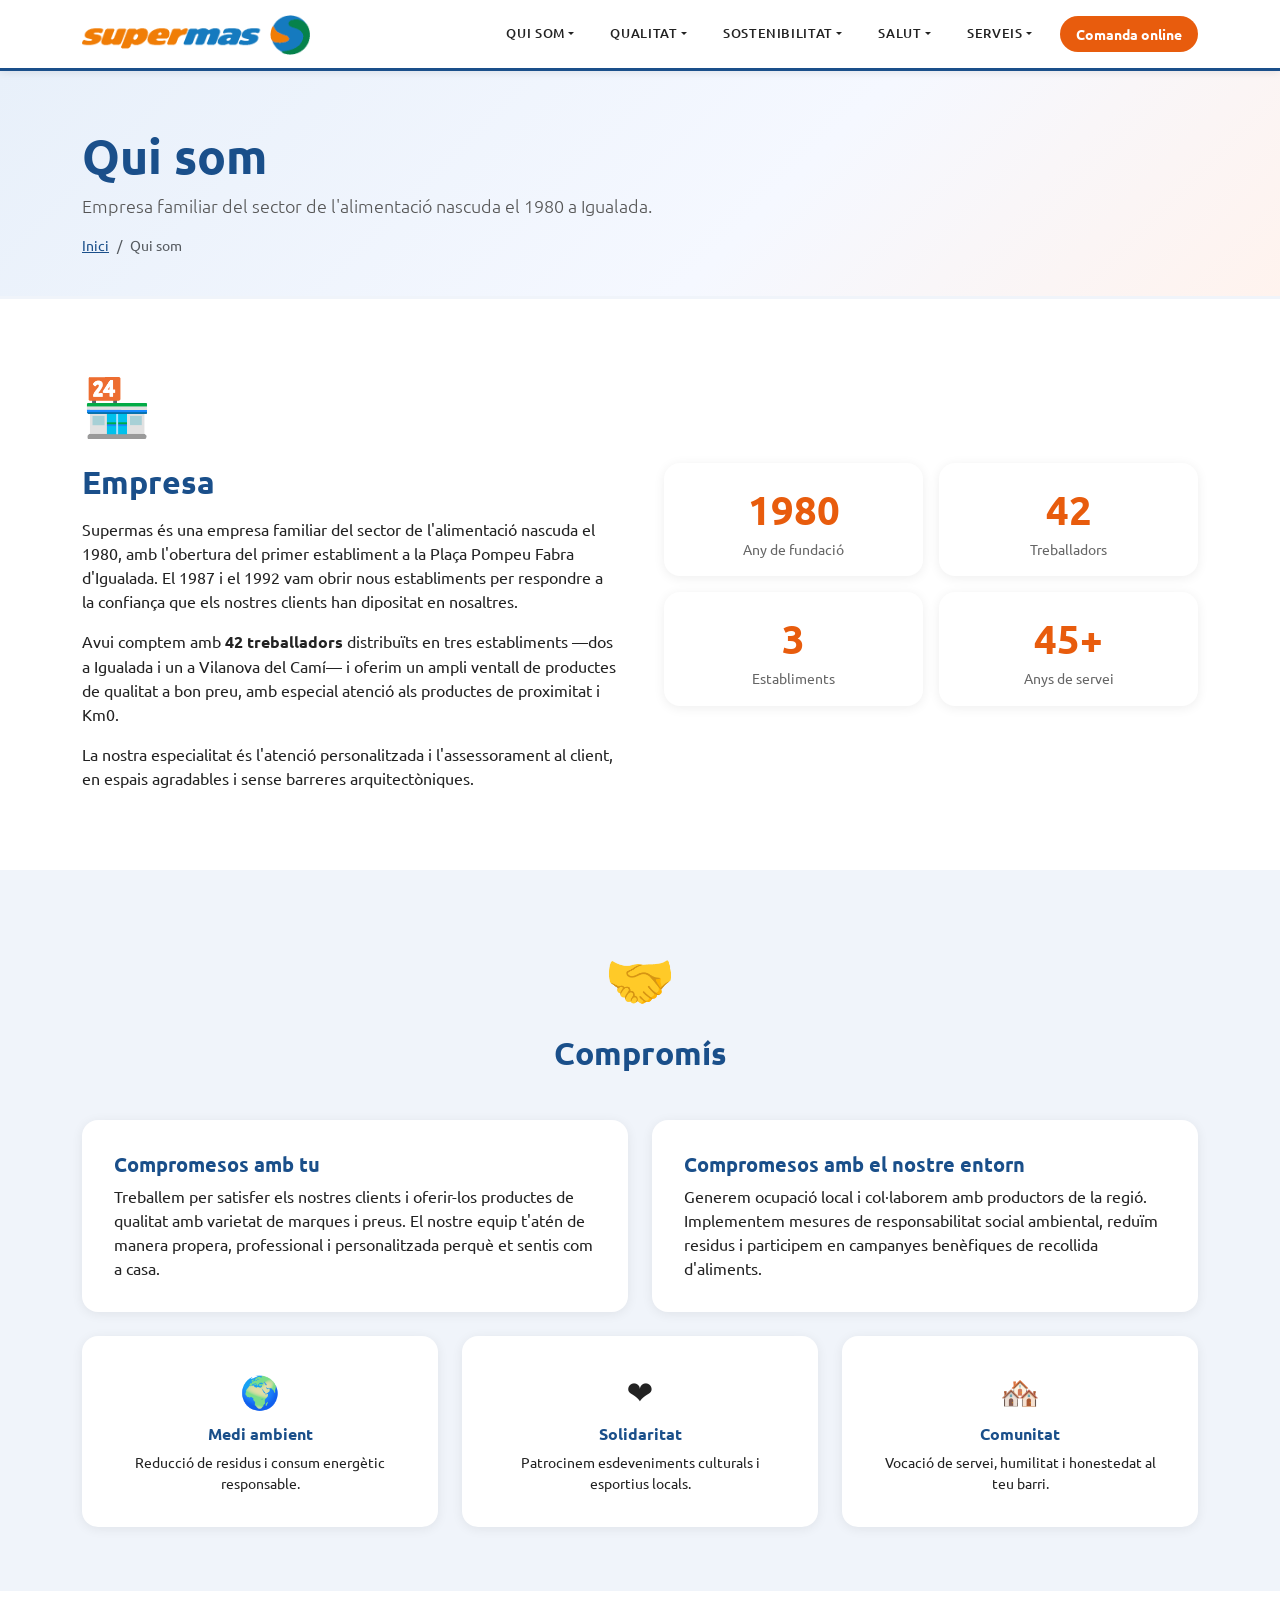
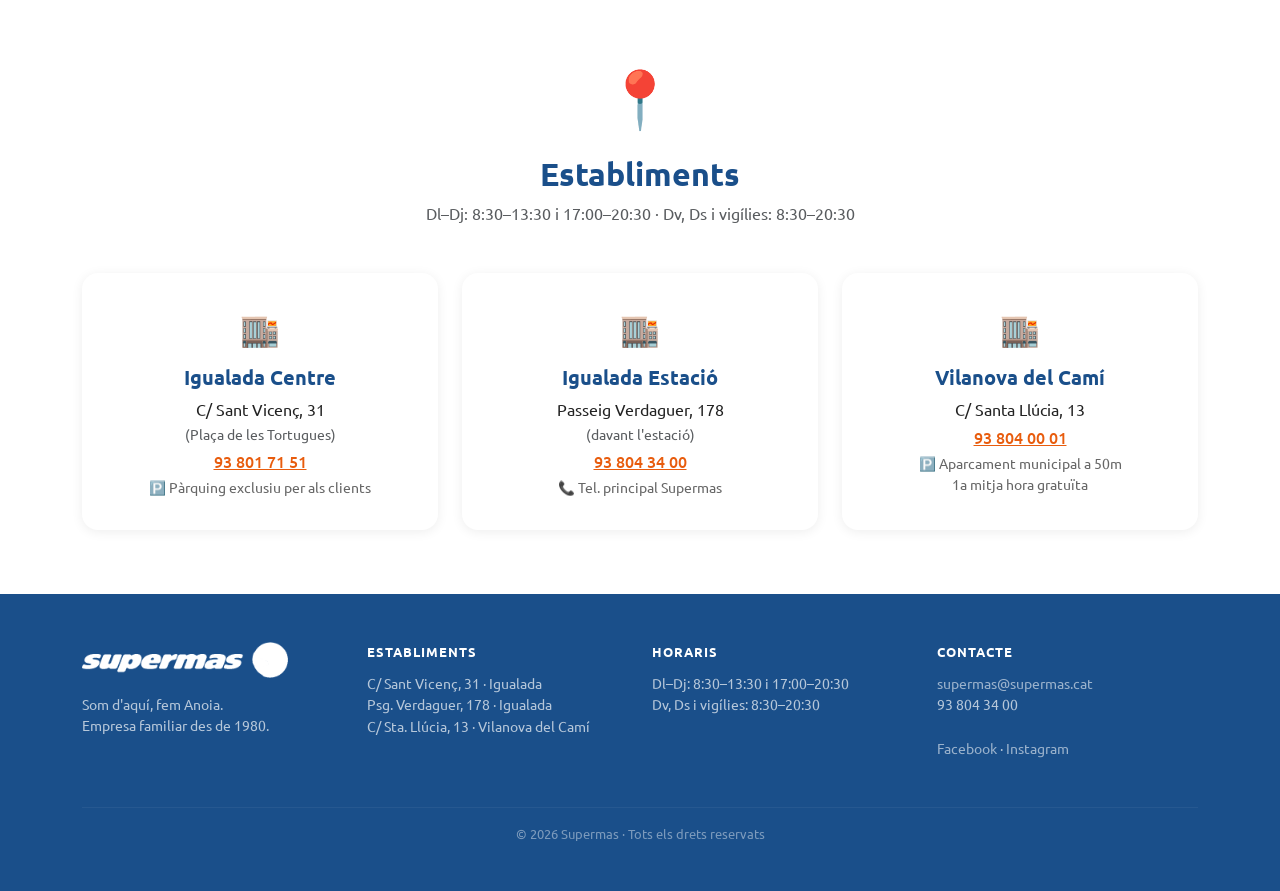
<file: qui-som.html>
<!DOCTYPE html>
<html lang="ca">
<head>
  <meta charset="UTF-8">
  <meta name="viewport" content="width=device-width, initial-scale=1">
  <title>Qui som — Supermas</title>
  <meta name="description" content="Empresa familiar del sector de l'alimentació nascuda el 1980 a Igualada.">
  <link rel="preconnect" href="https://fonts.googleapis.com">
  <link rel="preconnect" href="https://fonts.gstatic.com" crossorigin>
  <link href="https://fonts.googleapis.com/css2?family=Ubuntu:ital,wght@0,400;0,500;0,700;1,400&display=swap" rel="stylesheet">
  <link rel="stylesheet" href="assets/css/bootstrap.min.css">
  <link rel="stylesheet" href="css/main.css">
</head>
<body>

  <nav class="navbar navbar-expand-lg navbar-supermas sticky-top">
    <div class="container">
      <a class="navbar-brand" href="index.html"><img src="assets/img/supermas-logo.png" alt="Supermas" style="height:40px;"></a>
      <button class="navbar-toggler" type="button" data-bs-toggle="collapse" data-bs-target="#navMenu">
        <span class="navbar-toggler-icon"></span>
      </button>
      <div class="collapse navbar-collapse" id="navMenu">
        <ul class="navbar-nav ms-auto align-items-center gap-1">
          <li class="nav-item dropdown">
            <a class="nav-link dropdown-toggle active" href="qui-som.html" data-bs-toggle="dropdown">Qui som</a>
            <ul class="dropdown-menu">
              <li><a class="dropdown-item" href="#empresa">Empresa</a></li>
              <li><a class="dropdown-item" href="#compromis">Compromís</a></li>
              <li><a class="dropdown-item" href="#establiments">Establiments</a></li>
            </ul>
          </li>
          <li class="nav-item dropdown">
            <a class="nav-link dropdown-toggle" href="qualitat.html" data-bs-toggle="dropdown">Qualitat</a>
            <ul class="dropdown-menu">
              <li><a class="dropdown-item" href="qualitat.html#carnisseria">Carnisseria</a></li>
              <li><a class="dropdown-item" href="qualitat.html#fruites">Fruites i verdures</a></li>
              <li><a class="dropdown-item" href="qualitat.html#bodega">Bodega</a></li>
              <li><a class="dropdown-item" href="qualitat.html#peixateria">Peixateria</a></li>
            </ul>
          </li>
          <li class="nav-item dropdown">
            <a class="nav-link dropdown-toggle" href="sostenibilitat.html" data-bs-toggle="dropdown">Sostenibilitat</a>
            <ul class="dropdown-menu">
              <li><a class="dropdown-item" href="sostenibilitat.html#locals">Productes locals</a></li>
              <li><a class="dropdown-item" href="sostenibilitat.html#ecologic">Alimentació ecològica</a></li>
              <li><a class="dropdown-item" href="sostenibilitat.html#comerc-just">Comerç just</a></li>
            </ul>
          </li>
          <li class="nav-item dropdown">
            <a class="nav-link dropdown-toggle" href="salut.html" data-bs-toggle="dropdown">Salut</a>
            <ul class="dropdown-menu">
              <li><a class="dropdown-item" href="salut.html#sense-gluten">Sense gluten</a></li>
              <li><a class="dropdown-item" href="salut.html#super-sa">Súper sa</a></li>
            </ul>
          </li>
          <li class="nav-item dropdown">
            <a class="nav-link dropdown-toggle" href="serveis.html" data-bs-toggle="dropdown">Serveis</a>
            <ul class="dropdown-menu">
              <li><a class="dropdown-item" href="serveis.html#atencio">Atenció al client</a></li>
              <li><a class="dropdown-item" href="serveis.html#entrega">Entrega a domicili</a></li>
              <li><a class="dropdown-item" href="comanda.php">Comanda online</a></li>
            </ul>
          </li>
          <li class="nav-item ms-2">
            <a class="btn btn-comanda px-3 py-2" href="comanda.php" style="font-size:.85rem;">Comanda online</a>
          </li>
        </ul>
      </div>
    </div>
  </nav>

  <div class="hero-interior">
    <div class="container">
      <h1>Qui som</h1>
      <p class="lead">Empresa familiar del sector de l'alimentació nascuda el 1980 a Igualada.</p>
      <nav aria-label="breadcrumb">
        <ol class="breadcrumb mb-0" style="font-size:.85rem;">
          <li class="breadcrumb-item"><a href="index.html" style="color:var(--color-primary);">Inici</a></li>
          <li class="breadcrumb-item active">Qui som</li>
        </ol>
      </nav>
    </div>
  </div>

  <section id="empresa" class="seccio">
    <div class="container">
      <div class="row align-items-center g-5">
        <div class="col-lg-6">
          <div class="seccio-icon">🏪</div>
          <h2 style="color:var(--color-primary);font-weight:700;">Empresa</h2>
          <p class="mt-3">Supermas és una empresa familiar del sector de l'alimentació nascuda el 1980, amb l'obertura del primer establiment a la Plaça Pompeu Fabra d'Igualada. El 1987 i el 1992 vam obrir nous establiments per respondre a la confiança que els nostres clients han dipositat en nosaltres.</p>
          <p>Avui comptem amb <strong>42 treballadors</strong> distribuïts en tres establiments —dos a Igualada i un a Vilanova del Camí— i oferim un ampli ventall de productes de qualitat a bon preu, amb especial atenció als productes de proximitat i Km0.</p>
          <p>La nostra especialitat és l'atenció personalitzada i l'assessorament al client, en espais agradables i sense barreres arquitectòniques.</p>
        </div>
        <div class="col-lg-6">
          <div class="row g-3">
            <div class="col-6">
              <div class="targeta text-center p-3">
                <div style="font-size:2.5rem;font-weight:700;color:var(--color-accent);">1980</div>
                <div style="font-size:.9rem;color:#666;">Any de fundació</div>
              </div>
            </div>
            <div class="col-6">
              <div class="targeta text-center p-3">
                <div style="font-size:2.5rem;font-weight:700;color:var(--color-accent);">42</div>
                <div style="font-size:.9rem;color:#666;">Treballadors</div>
              </div>
            </div>
            <div class="col-6">
              <div class="targeta text-center p-3">
                <div style="font-size:2.5rem;font-weight:700;color:var(--color-accent);">3</div>
                <div style="font-size:.9rem;color:#666;">Establiments</div>
              </div>
            </div>
            <div class="col-6">
              <div class="targeta text-center p-3">
                <div style="font-size:2.5rem;font-weight:700;color:var(--color-accent);">45+</div>
                <div style="font-size:.9rem;color:#666;">Anys de servei</div>
              </div>
            </div>
          </div>
        </div>
      </div>
    </div>
  </section>

  <section id="compromis" class="seccio">
    <div class="container">
      <div class="seccio-icon text-center">🤝</div>
      <h2 class="text-center mb-5" style="color:var(--color-primary);font-weight:700;">Compromís</h2>
      <div class="row g-4">
        <div class="col-md-6">
          <div class="targeta">
            <h5 style="color:var(--color-primary);font-weight:700;">Compromesos amb tu</h5>
            <p class="mt-2 mb-0">Treballem per satisfer els nostres clients i oferir-los productes de qualitat amb varietat de marques i preus. El nostre equip t'atén de manera propera, professional i personalitzada perquè et sentis com a casa.</p>
          </div>
        </div>
        <div class="col-md-6">
          <div class="targeta">
            <h5 style="color:var(--color-primary);font-weight:700;">Compromesos amb el nostre entorn</h5>
            <p class="mt-2 mb-0">Generem ocupació local i col·laborem amb productors de la regió. Implementem mesures de responsabilitat social ambiental, reduïm residus i participem en campanyes benèfiques de recollida d'aliments.</p>
          </div>
        </div>
        <div class="col-md-4">
          <div class="targeta text-center">
            <div style="font-size:2rem;margin-bottom:.5rem;">🌍</div>
            <h6 style="color:var(--color-primary);font-weight:700;">Medi ambient</h6>
            <p class="mb-0" style="font-size:.9rem;">Reducció de residus i consum energètic responsable.</p>
          </div>
        </div>
        <div class="col-md-4">
          <div class="targeta text-center">
            <div style="font-size:2rem;margin-bottom:.5rem;">❤️</div>
            <h6 style="color:var(--color-primary);font-weight:700;">Solidaritat</h6>
            <p class="mb-0" style="font-size:.9rem;">Patrocinem esdeveniments culturals i esportius locals.</p>
          </div>
        </div>
        <div class="col-md-4">
          <div class="targeta text-center">
            <div style="font-size:2rem;margin-bottom:.5rem;">🏘️</div>
            <h6 style="color:var(--color-primary);font-weight:700;">Comunitat</h6>
            <p class="mb-0" style="font-size:.9rem;">Vocació de servei, humilitat i honestedat al teu barri.</p>
          </div>
        </div>
      </div>
    </div>
  </section>

  <section id="establiments" class="seccio">
    <div class="container">
      <div class="seccio-icon text-center">📍</div>
      <h2 class="text-center mb-2" style="color:var(--color-primary);font-weight:700;">Establiments</h2>
      <p class="text-center text-muted mb-5">Dl–Dj: 8:30–13:30 i 17:00–20:30 · Dv, Ds i vigílies: 8:30–20:30</p>
      <div class="row g-4 justify-content-center">
        <div class="col-md-4">
          <div class="targeta text-center">
            <div style="font-size:2rem;margin-bottom:.75rem;">🏬</div>
            <h5 style="color:var(--color-primary);font-weight:700;">Igualada Centre</h5>
            <p class="mb-1">C/ Sant Vicenç, 31<br><small class="text-muted">(Plaça de les Tortugues)</small></p>
            <p class="mb-1"><a href="tel:938017151" style="color:var(--color-accent);font-weight:500;">93 801 71 51</a></p>
            <p class="mb-0" style="font-size:.85rem;color:#666;">🅿️ Pàrquing exclusiu per als clients</p>
          </div>
        </div>
        <div class="col-md-4">
          <div class="targeta text-center">
            <div style="font-size:2rem;margin-bottom:.75rem;">🏬</div>
            <h5 style="color:var(--color-primary);font-weight:700;">Igualada Estació</h5>
            <p class="mb-1">Passeig Verdaguer, 178<br><small class="text-muted">(davant l'estació)</small></p>
            <p class="mb-1"><a href="tel:938043400" style="color:var(--color-accent);font-weight:500;">93 804 34 00</a></p>
            <p class="mb-0" style="font-size:.85rem;color:#666;">📞 Tel. principal Supermas</p>
          </div>
        </div>
        <div class="col-md-4">
          <div class="targeta text-center">
            <div style="font-size:2rem;margin-bottom:.75rem;">🏬</div>
            <h5 style="color:var(--color-primary);font-weight:700;">Vilanova del Camí</h5>
            <p class="mb-1">C/ Santa Llúcia, 13</p>
            <p class="mb-1"><a href="tel:938040001" style="color:var(--color-accent);font-weight:500;">93 804 00 01</a></p>
            <p class="mb-0" style="font-size:.85rem;color:#666;">🅿️ Aparcament municipal a 50m<br>1a mitja hora gratuïta</p>
          </div>
        </div>
      </div>
    </div>
  </section>

  <footer class="py-5">
    <div class="container">
      <div class="row g-4">
        <div class="col-md-3">
          <img src="assets/img/supermas-logo.png" alt="Supermas" style="height:36px;filter:brightness(0) invert(1);display:block;margin-bottom:1rem;">
          <p style="opacity:.8;font-size:.9rem;">Som d'aquí, fem Anoia.<br>Empresa familiar des de 1980.</p>
        </div>
        <div class="col-md-3">
          <div class="footer-title">Establiments</div>
          <p style="opacity:.8;font-size:.9rem;">C/ Sant Vicenç, 31 · Igualada<br>Psg. Verdaguer, 178 · Igualada<br>C/ Sta. Llúcia, 13 · Vilanova del Camí</p>
        </div>
        <div class="col-md-3">
          <div class="footer-title">Horaris</div>
          <p style="opacity:.8;font-size:.9rem;">Dl–Dj: 8:30–13:30 i 17:00–20:30<br>Dv, Ds i vigílies: 8:30–20:30</p>
        </div>
        <div class="col-md-3">
          <div class="footer-title">Contacte</div>
          <p style="opacity:.8;font-size:.9rem;"><a href="mailto:supermas@supermas.cat">supermas@supermas.cat</a><br>93 804 34 00<br><br><a href="#">Facebook</a> · <a href="#">Instagram</a></p>
        </div>
      </div>
      <hr style="border-color:rgba(255,255,255,.2);margin-top:2rem;">
      <p class="text-center mb-0" style="opacity:.5;font-size:.8rem;">© 2026 Supermas · Tots els drets reservats</p>
    </div>
  </footer>

  <script src="assets/js/bootstrap.bundle.min.js"></script>
  <script src="js/main.js"></script>
</body>
</html>
</file>
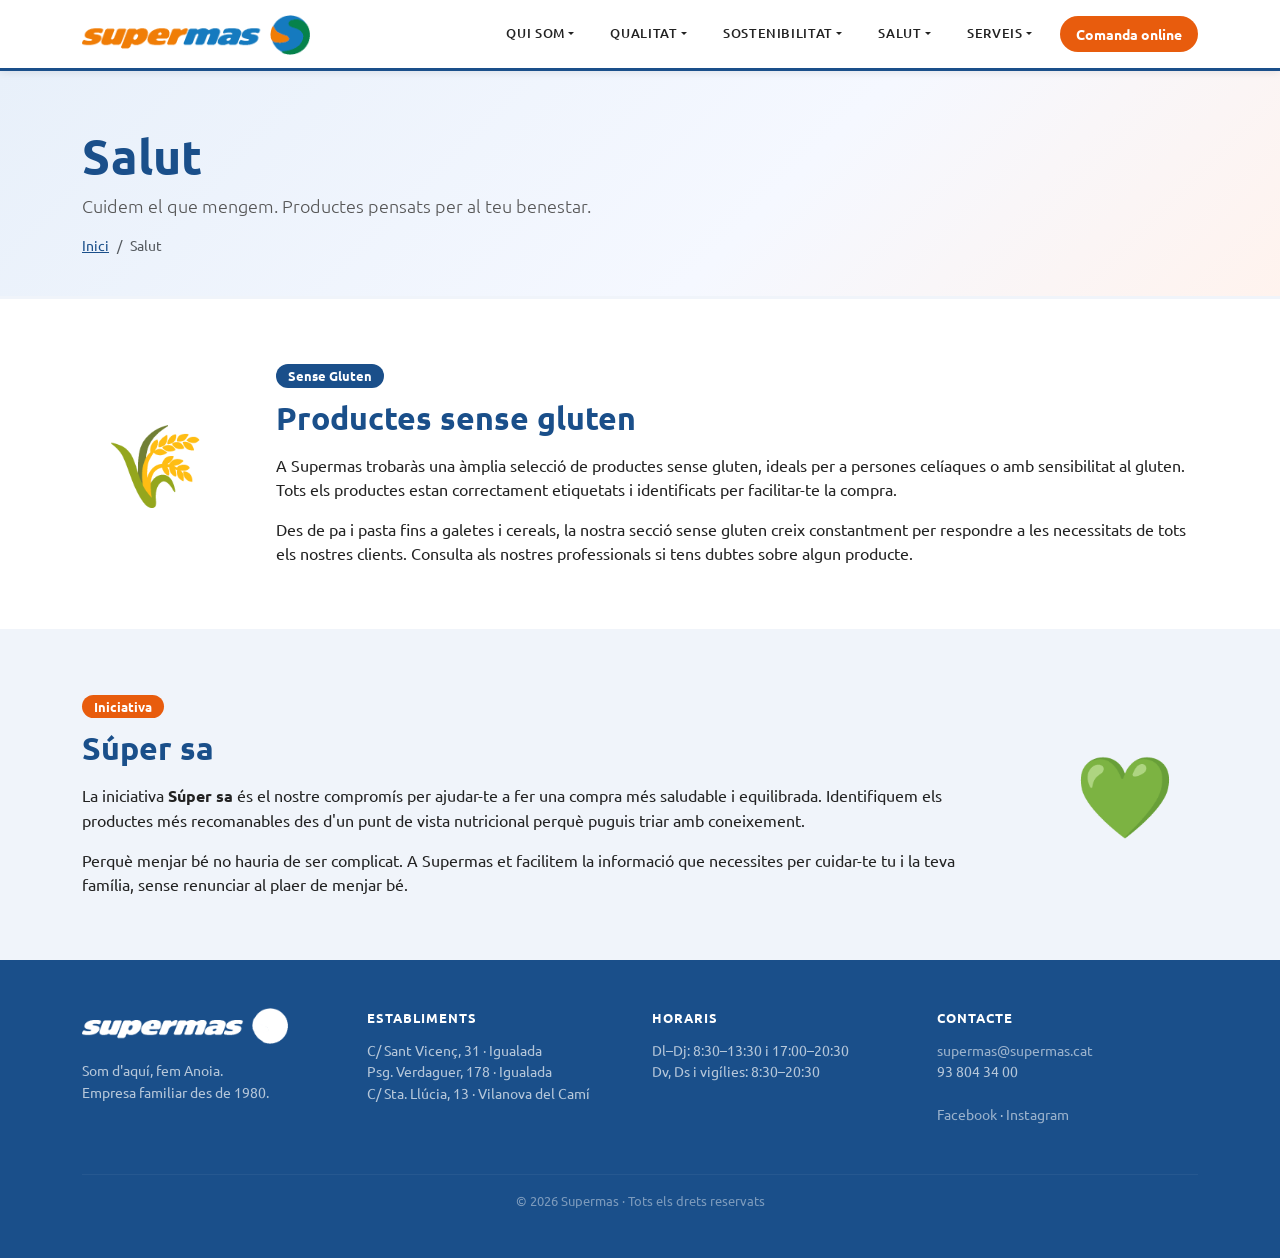
<file: salut.html>
<!DOCTYPE html>
<html lang="ca">
<head>
  <meta charset="UTF-8">
  <meta name="viewport" content="width=device-width, initial-scale=1">
  <title>Salut — Supermas</title>
  <meta name="description" content="Productes sense gluten i la iniciativa Súper sa per cuidar la teva alimentació.">
  <link rel="preconnect" href="https://fonts.googleapis.com">
  <link rel="preconnect" href="https://fonts.gstatic.com" crossorigin>
  <link href="https://fonts.googleapis.com/css2?family=Ubuntu:ital,wght@0,400;0,500;0,700;1,400&display=swap" rel="stylesheet">
  <link rel="stylesheet" href="assets/css/bootstrap.min.css">
  <link rel="stylesheet" href="css/main.css">
</head>
<body>

  <nav class="navbar navbar-expand-lg navbar-supermas sticky-top">
    <div class="container">
      <a class="navbar-brand" href="index.html"><img src="assets/img/supermas-logo.png" alt="Supermas" style="height:40px;"></a>
      <button class="navbar-toggler" type="button" data-bs-toggle="collapse" data-bs-target="#navMenu">
        <span class="navbar-toggler-icon"></span>
      </button>
      <div class="collapse navbar-collapse" id="navMenu">
        <ul class="navbar-nav ms-auto align-items-center gap-1">
          <li class="nav-item dropdown">
            <a class="nav-link dropdown-toggle" href="qui-som.html" data-bs-toggle="dropdown">Qui som</a>
            <ul class="dropdown-menu">
              <li><a class="dropdown-item" href="qui-som.html#empresa">Empresa</a></li>
              <li><a class="dropdown-item" href="qui-som.html#compromis">Compromís</a></li>
              <li><a class="dropdown-item" href="qui-som.html#establiments">Establiments</a></li>
            </ul>
          </li>
          <li class="nav-item dropdown">
            <a class="nav-link dropdown-toggle" href="qualitat.html" data-bs-toggle="dropdown">Qualitat</a>
            <ul class="dropdown-menu">
              <li><a class="dropdown-item" href="qualitat.html#carnisseria">Carnisseria</a></li>
              <li><a class="dropdown-item" href="qualitat.html#fruites">Fruites i verdures</a></li>
              <li><a class="dropdown-item" href="qualitat.html#bodega">Bodega</a></li>
              <li><a class="dropdown-item" href="qualitat.html#peixateria">Peixateria</a></li>
            </ul>
          </li>
          <li class="nav-item dropdown">
            <a class="nav-link dropdown-toggle" href="sostenibilitat.html" data-bs-toggle="dropdown">Sostenibilitat</a>
            <ul class="dropdown-menu">
              <li><a class="dropdown-item" href="sostenibilitat.html#locals">Productes locals</a></li>
              <li><a class="dropdown-item" href="sostenibilitat.html#ecologic">Alimentació ecològica</a></li>
              <li><a class="dropdown-item" href="sostenibilitat.html#comerc-just">Comerç just</a></li>
            </ul>
          </li>
          <li class="nav-item dropdown">
            <a class="nav-link dropdown-toggle active" href="salut.html" data-bs-toggle="dropdown">Salut</a>
            <ul class="dropdown-menu">
              <li><a class="dropdown-item" href="#sense-gluten">Sense gluten</a></li>
              <li><a class="dropdown-item" href="#super-sa">Súper sa</a></li>
            </ul>
          </li>
          <li class="nav-item dropdown">
            <a class="nav-link dropdown-toggle" href="serveis.html" data-bs-toggle="dropdown">Serveis</a>
            <ul class="dropdown-menu">
              <li><a class="dropdown-item" href="serveis.html#atencio">Atenció al client</a></li>
              <li><a class="dropdown-item" href="serveis.html#entrega">Entrega a domicili</a></li>
              <li><a class="dropdown-item" href="comanda.php">Comanda online</a></li>
            </ul>
          </li>
          <li class="nav-item ms-2">
            <a class="btn btn-comanda px-3 py-2" href="comanda.php" style="font-size:.85rem;">Comanda online</a>
          </li>
        </ul>
      </div>
    </div>
  </nav>

  <div class="hero-interior">
    <div class="container">
      <h1>Salut</h1>
      <p class="lead">Cuidem el que mengem. Productes pensats per al teu benestar.</p>
      <nav aria-label="breadcrumb">
        <ol class="breadcrumb mb-0" style="font-size:.85rem;">
          <li class="breadcrumb-item"><a href="index.html" style="color:var(--color-primary);">Inici</a></li>
          <li class="breadcrumb-item active">Salut</li>
        </ol>
      </nav>
    </div>
  </div>

  <section id="sense-gluten" class="seccio">
    <div class="container">
      <div class="row align-items-center g-5">
        <div class="col-lg-2 text-center d-none d-lg-block">
          <div style="font-size:5rem;">🌾</div>
        </div>
        <div class="col-lg-10">
          <span style="background:var(--color-primary);color:#fff;font-size:.8rem;font-weight:700;padding:.2rem .75rem;border-radius:1rem;">Sense Gluten</span>
          <h2 style="color:var(--color-primary);font-weight:700;margin-top:.75rem;">Productes sense gluten</h2>
          <p class="mt-3">A Supermas trobaràs una àmplia selecció de productes sense gluten, ideals per a persones celíaques o amb sensibilitat al gluten. Tots els productes estan correctament etiquetats i identificats per facilitar-te la compra.</p>
          <p class="mb-0">Des de pa i pasta fins a galetes i cereals, la nostra secció sense gluten creix constantment per respondre a les necessitats de tots els nostres clients. Consulta als nostres professionals si tens dubtes sobre algun producte.</p>
        </div>
      </div>
    </div>
  </section>

  <section id="super-sa" class="seccio">
    <div class="container">
      <div class="row align-items-center g-5">
        <div class="col-lg-10">
          <span style="background:var(--color-accent);color:#fff;font-size:.8rem;font-weight:700;padding:.2rem .75rem;border-radius:1rem;">Iniciativa</span>
          <h2 style="color:var(--color-primary);font-weight:700;margin-top:.75rem;">Súper sa</h2>
          <p class="mt-3">La iniciativa <strong>Súper sa</strong> és el nostre compromís per ajudar-te a fer una compra més saludable i equilibrada. Identifiquem els productes més recomanables des d'un punt de vista nutricional perquè puguis triar amb coneixement.</p>
          <p class="mb-0">Perquè menjar bé no hauria de ser complicat. A Supermas et facilitem la informació que necessites per cuidar-te tu i la teva família, sense renunciar al plaer de menjar bé.</p>
        </div>
        <div class="col-lg-2 text-center d-none d-lg-block">
          <div style="font-size:5rem;">💚</div>
        </div>
      </div>
    </div>
  </section>

  <footer class="py-5">
    <div class="container">
      <div class="row g-4">
        <div class="col-md-3">
          <img src="assets/img/supermas-logo.png" alt="Supermas" style="height:36px;filter:brightness(0) invert(1);display:block;margin-bottom:1rem;">
          <p style="opacity:.8;font-size:.9rem;">Som d'aquí, fem Anoia.<br>Empresa familiar des de 1980.</p>
        </div>
        <div class="col-md-3">
          <div class="footer-title">Establiments</div>
          <p style="opacity:.8;font-size:.9rem;">C/ Sant Vicenç, 31 · Igualada<br>Psg. Verdaguer, 178 · Igualada<br>C/ Sta. Llúcia, 13 · Vilanova del Camí</p>
        </div>
        <div class="col-md-3">
          <div class="footer-title">Horaris</div>
          <p style="opacity:.8;font-size:.9rem;">Dl–Dj: 8:30–13:30 i 17:00–20:30<br>Dv, Ds i vigílies: 8:30–20:30</p>
        </div>
        <div class="col-md-3">
          <div class="footer-title">Contacte</div>
          <p style="opacity:.8;font-size:.9rem;"><a href="mailto:supermas@supermas.cat">supermas@supermas.cat</a><br>93 804 34 00<br><br><a href="#">Facebook</a> · <a href="#">Instagram</a></p>
        </div>
      </div>
      <hr style="border-color:rgba(255,255,255,.2);margin-top:2rem;">
      <p class="text-center mb-0" style="opacity:.5;font-size:.8rem;">© 2026 Supermas · Tots els drets reservats</p>
    </div>
  </footer>

  <script src="assets/js/bootstrap.bundle.min.js"></script>
  <script src="js/main.js"></script>
</body>
</html>
</file>
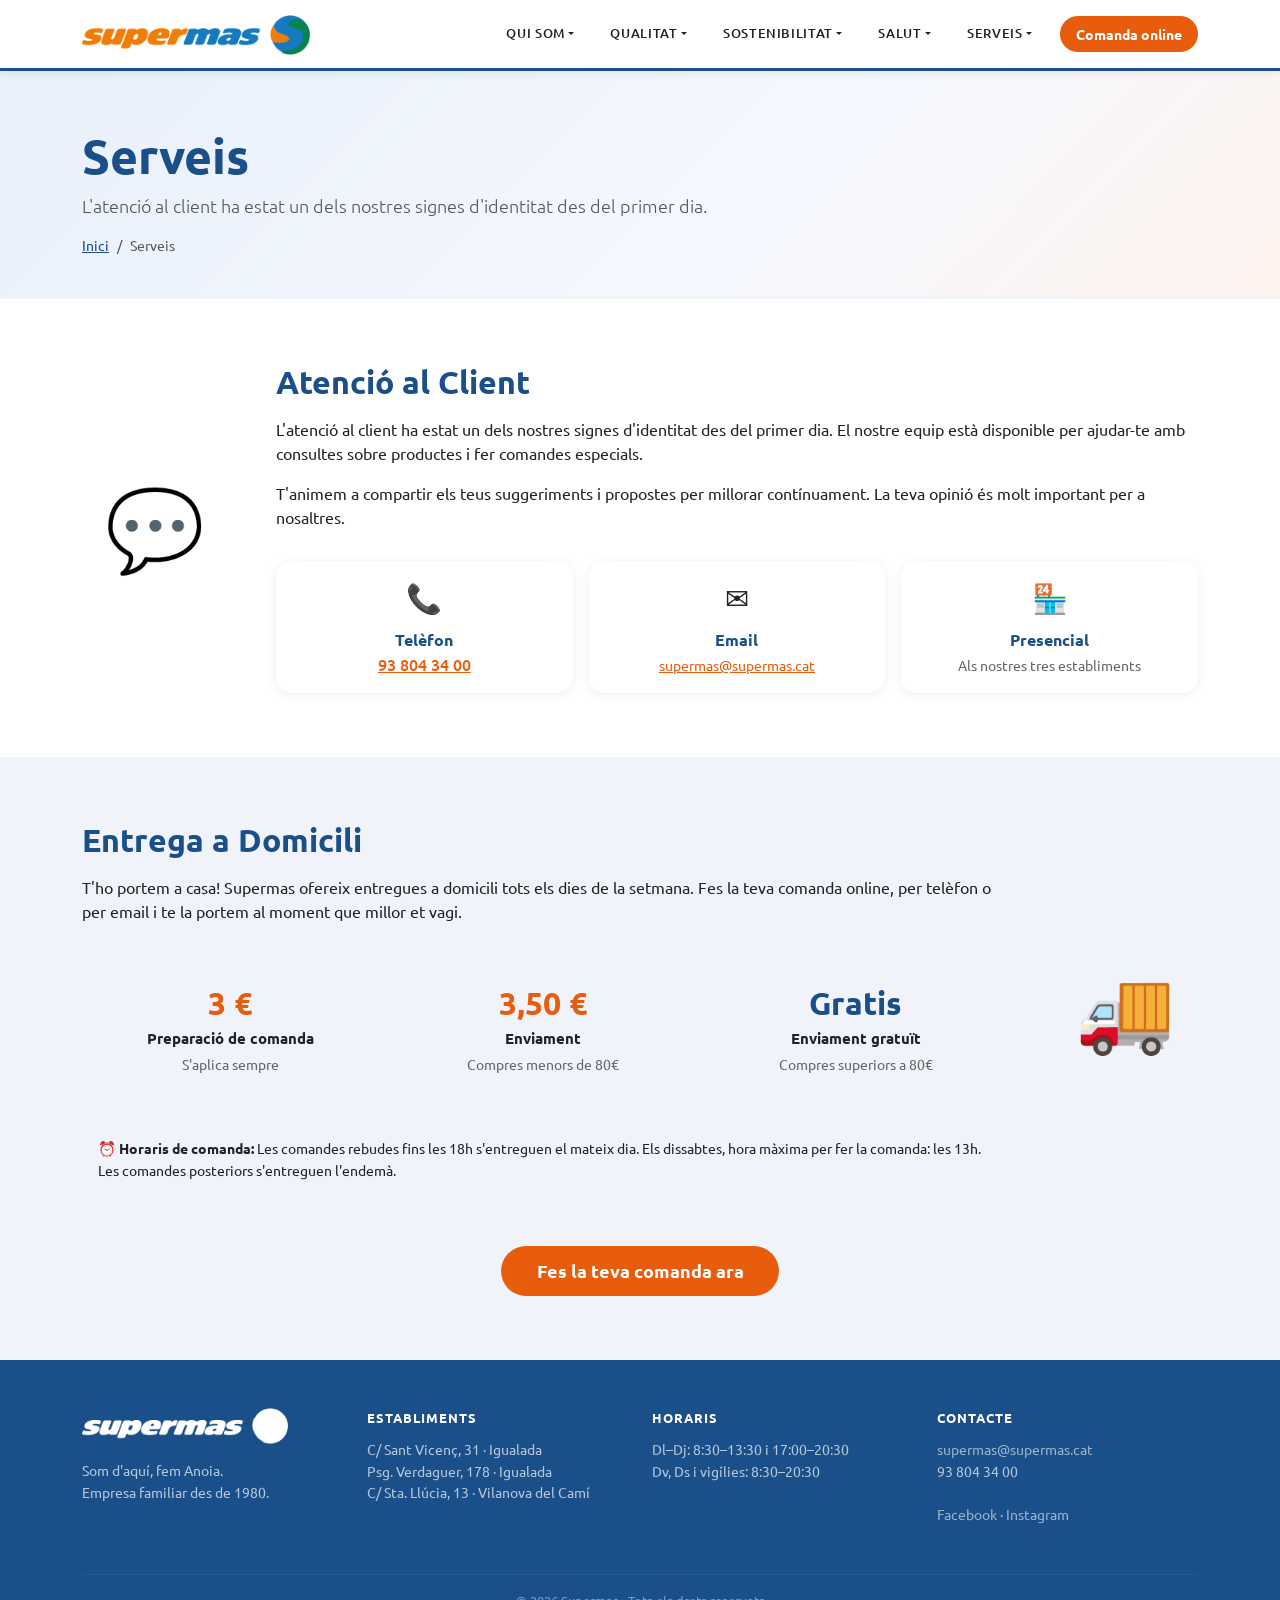
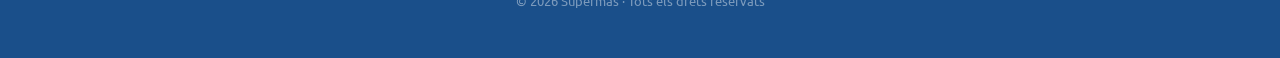
<file: serveis.html>
<!DOCTYPE html>
<html lang="ca">
<head>
  <meta charset="UTF-8">
  <meta name="viewport" content="width=device-width, initial-scale=1">
  <title>Serveis — Supermas</title>
  <meta name="description" content="Atenció al client personalitzada i entrega a domicili a Igualada i Vilanova del Camí.">
  <link rel="preconnect" href="https://fonts.googleapis.com">
  <link rel="preconnect" href="https://fonts.gstatic.com" crossorigin>
  <link href="https://fonts.googleapis.com/css2?family=Ubuntu:ital,wght@0,400;0,500;0,700;1,400&display=swap" rel="stylesheet">
  <link rel="stylesheet" href="assets/css/bootstrap.min.css">
  <link rel="stylesheet" href="css/main.css">
</head>
<body>

  <nav class="navbar navbar-expand-lg navbar-supermas sticky-top">
    <div class="container">
      <a class="navbar-brand" href="index.html"><img src="assets/img/supermas-logo.png" alt="Supermas" style="height:40px;"></a>
      <button class="navbar-toggler" type="button" data-bs-toggle="collapse" data-bs-target="#navMenu">
        <span class="navbar-toggler-icon"></span>
      </button>
      <div class="collapse navbar-collapse" id="navMenu">
        <ul class="navbar-nav ms-auto align-items-center gap-1">
          <li class="nav-item dropdown">
            <a class="nav-link dropdown-toggle" href="qui-som.html" data-bs-toggle="dropdown">Qui som</a>
            <ul class="dropdown-menu">
              <li><a class="dropdown-item" href="qui-som.html#empresa">Empresa</a></li>
              <li><a class="dropdown-item" href="qui-som.html#compromis">Compromís</a></li>
              <li><a class="dropdown-item" href="qui-som.html#establiments">Establiments</a></li>
            </ul>
          </li>
          <li class="nav-item dropdown">
            <a class="nav-link dropdown-toggle" href="qualitat.html" data-bs-toggle="dropdown">Qualitat</a>
            <ul class="dropdown-menu">
              <li><a class="dropdown-item" href="qualitat.html#carnisseria">Carnisseria</a></li>
              <li><a class="dropdown-item" href="qualitat.html#fruites">Fruites i verdures</a></li>
              <li><a class="dropdown-item" href="qualitat.html#bodega">Bodega</a></li>
              <li><a class="dropdown-item" href="qualitat.html#peixateria">Peixateria</a></li>
            </ul>
          </li>
          <li class="nav-item dropdown">
            <a class="nav-link dropdown-toggle" href="sostenibilitat.html" data-bs-toggle="dropdown">Sostenibilitat</a>
            <ul class="dropdown-menu">
              <li><a class="dropdown-item" href="sostenibilitat.html#locals">Productes locals</a></li>
              <li><a class="dropdown-item" href="sostenibilitat.html#ecologic">Alimentació ecològica</a></li>
              <li><a class="dropdown-item" href="sostenibilitat.html#comerc-just">Comerç just</a></li>
            </ul>
          </li>
          <li class="nav-item dropdown">
            <a class="nav-link dropdown-toggle" href="salut.html" data-bs-toggle="dropdown">Salut</a>
            <ul class="dropdown-menu">
              <li><a class="dropdown-item" href="salut.html#sense-gluten">Sense gluten</a></li>
              <li><a class="dropdown-item" href="salut.html#super-sa">Súper sa</a></li>
            </ul>
          </li>
          <li class="nav-item dropdown">
            <a class="nav-link dropdown-toggle active" href="serveis.html" data-bs-toggle="dropdown">Serveis</a>
            <ul class="dropdown-menu">
              <li><a class="dropdown-item" href="#atencio">Atenció al client</a></li>
              <li><a class="dropdown-item" href="#entrega">Entrega a domicili</a></li>
              <li><a class="dropdown-item" href="comanda.php">Comanda online</a></li>
            </ul>
          </li>
          <li class="nav-item ms-2">
            <a class="btn btn-comanda px-3 py-2" href="comanda.php" style="font-size:.85rem;">Comanda online</a>
          </li>
        </ul>
      </div>
    </div>
  </nav>

  <div class="hero-interior">
    <div class="container">
      <h1>Serveis</h1>
      <p class="lead">L'atenció al client ha estat un dels nostres signes d'identitat des del primer dia.</p>
      <nav aria-label="breadcrumb">
        <ol class="breadcrumb mb-0" style="font-size:.85rem;">
          <li class="breadcrumb-item"><a href="index.html" style="color:var(--color-primary);">Inici</a></li>
          <li class="breadcrumb-item active">Serveis</li>
        </ol>
      </nav>
    </div>
  </div>

  <section id="atencio" class="seccio">
    <div class="container">
      <div class="row align-items-center g-5">
        <div class="col-lg-2 text-center d-none d-lg-block">
          <div style="font-size:5rem;">💬</div>
        </div>
        <div class="col-lg-10">
          <h2 style="color:var(--color-primary);font-weight:700;">Atenció al Client</h2>
          <p class="mt-3">L'atenció al client ha estat un dels nostres signes d'identitat des del primer dia. El nostre equip està disponible per ajudar-te amb consultes sobre productes i fer comandes especials.</p>
          <p>T'animem a compartir els teus suggeriments i propostes per millorar contínuament. La teva opinió és molt important per a nosaltres.</p>
          <div class="row g-3 mt-2">
            <div class="col-sm-4">
              <div class="targeta text-center p-3">
                <div style="font-size:1.8rem;margin-bottom:.5rem;">📞</div>
                <div style="font-weight:700;color:var(--color-primary);">Telèfon</div>
                <a href="tel:938043400" style="color:var(--color-accent);font-weight:500;">93 804 34 00</a>
              </div>
            </div>
            <div class="col-sm-4">
              <div class="targeta text-center p-3">
                <div style="font-size:1.8rem;margin-bottom:.5rem;">✉️</div>
                <div style="font-weight:700;color:var(--color-primary);">Email</div>
                <a href="mailto:supermas@supermas.cat" style="color:var(--color-accent);font-size:.9rem;">supermas@supermas.cat</a>
              </div>
            </div>
            <div class="col-sm-4">
              <div class="targeta text-center p-3">
                <div style="font-size:1.8rem;margin-bottom:.5rem;">🏪</div>
                <div style="font-weight:700;color:var(--color-primary);">Presencial</div>
                <span style="font-size:.9rem;color:#666;">Als nostres tres establiments</span>
              </div>
            </div>
          </div>
        </div>
      </div>
    </div>
  </section>

  <section id="entrega" class="seccio">
    <div class="container">
      <div class="row align-items-center g-5">
        <div class="col-lg-10">
          <h2 style="color:var(--color-primary);font-weight:700;">Entrega a Domicili</h2>
          <p class="mt-3">T'ho portem a casa! Supermas ofereix entregues a domicili tots els dies de la setmana. Fes la teva comanda online, per telèfon o per email i te la portem al moment que millor et vagi.</p>
          <div class="row g-3 mt-2">
            <div class="col-md-4">
              <div class="preu-info text-center">
                <div style="font-size:2rem;font-weight:700;color:var(--color-accent);">3 €</div>
                <div style="font-weight:600;">Preparació de comanda</div>
                <div style="font-size:.85rem;color:#666;margin-top:.25rem;">S'aplica sempre</div>
              </div>
            </div>
            <div class="col-md-4">
              <div class="preu-info text-center">
                <div style="font-size:2rem;font-weight:700;color:var(--color-accent);">3,50 €</div>
                <div style="font-weight:600;">Enviament</div>
                <div style="font-size:.85rem;color:#666;margin-top:.25rem;">Compres menors de 80€</div>
              </div>
            </div>
            <div class="col-md-4">
              <div class="preu-info text-center">
                <div style="font-size:2rem;font-weight:700;color:var(--color-primary);">Gratis</div>
                <div style="font-weight:600;">Enviament gratuït</div>
                <div style="font-size:.85rem;color:#666;margin-top:.25rem;">Compres superiors a 80€</div>
              </div>
            </div>
          </div>
          <div class="mt-4 p-3 rounded" style="background:var(--color-secondary);font-size:.9rem;">
            <strong>⏰ Horaris de comanda:</strong> Les comandes rebudes fins les 18h s'entreguen el mateix dia. Els dissabtes, hora màxima per fer la comanda: les 13h. Les comandes posteriors s'entreguen l'endemà.
          </div>
        </div>
        <div class="col-lg-2 text-center d-none d-lg-block">
          <div style="font-size:5rem;">🚚</div>
        </div>
      </div>
      <div class="text-center mt-5">
        <a href="comanda.php" class="btn-comanda">Fes la teva comanda ara</a>
      </div>
    </div>
  </section>

  <footer class="py-5">
    <div class="container">
      <div class="row g-4">
        <div class="col-md-3">
          <img src="assets/img/supermas-logo.png" alt="Supermas" style="height:36px;filter:brightness(0) invert(1);display:block;margin-bottom:1rem;">
          <p style="opacity:.8;font-size:.9rem;">Som d'aquí, fem Anoia.<br>Empresa familiar des de 1980.</p>
        </div>
        <div class="col-md-3">
          <div class="footer-title">Establiments</div>
          <p style="opacity:.8;font-size:.9rem;">C/ Sant Vicenç, 31 · Igualada<br>Psg. Verdaguer, 178 · Igualada<br>C/ Sta. Llúcia, 13 · Vilanova del Camí</p>
        </div>
        <div class="col-md-3">
          <div class="footer-title">Horaris</div>
          <p style="opacity:.8;font-size:.9rem;">Dl–Dj: 8:30–13:30 i 17:00–20:30<br>Dv, Ds i vigílies: 8:30–20:30</p>
        </div>
        <div class="col-md-3">
          <div class="footer-title">Contacte</div>
          <p style="opacity:.8;font-size:.9rem;"><a href="mailto:supermas@supermas.cat">supermas@supermas.cat</a><br>93 804 34 00<br><br><a href="#">Facebook</a> · <a href="#">Instagram</a></p>
        </div>
      </div>
      <hr style="border-color:rgba(255,255,255,.2);margin-top:2rem;">
      <p class="text-center mb-0" style="opacity:.5;font-size:.8rem;">© 2026 Supermas · Tots els drets reservats</p>
    </div>
  </footer>

  <script src="assets/js/bootstrap.bundle.min.js"></script>
  <script src="js/main.js"></script>
</body>
</html>
</file>
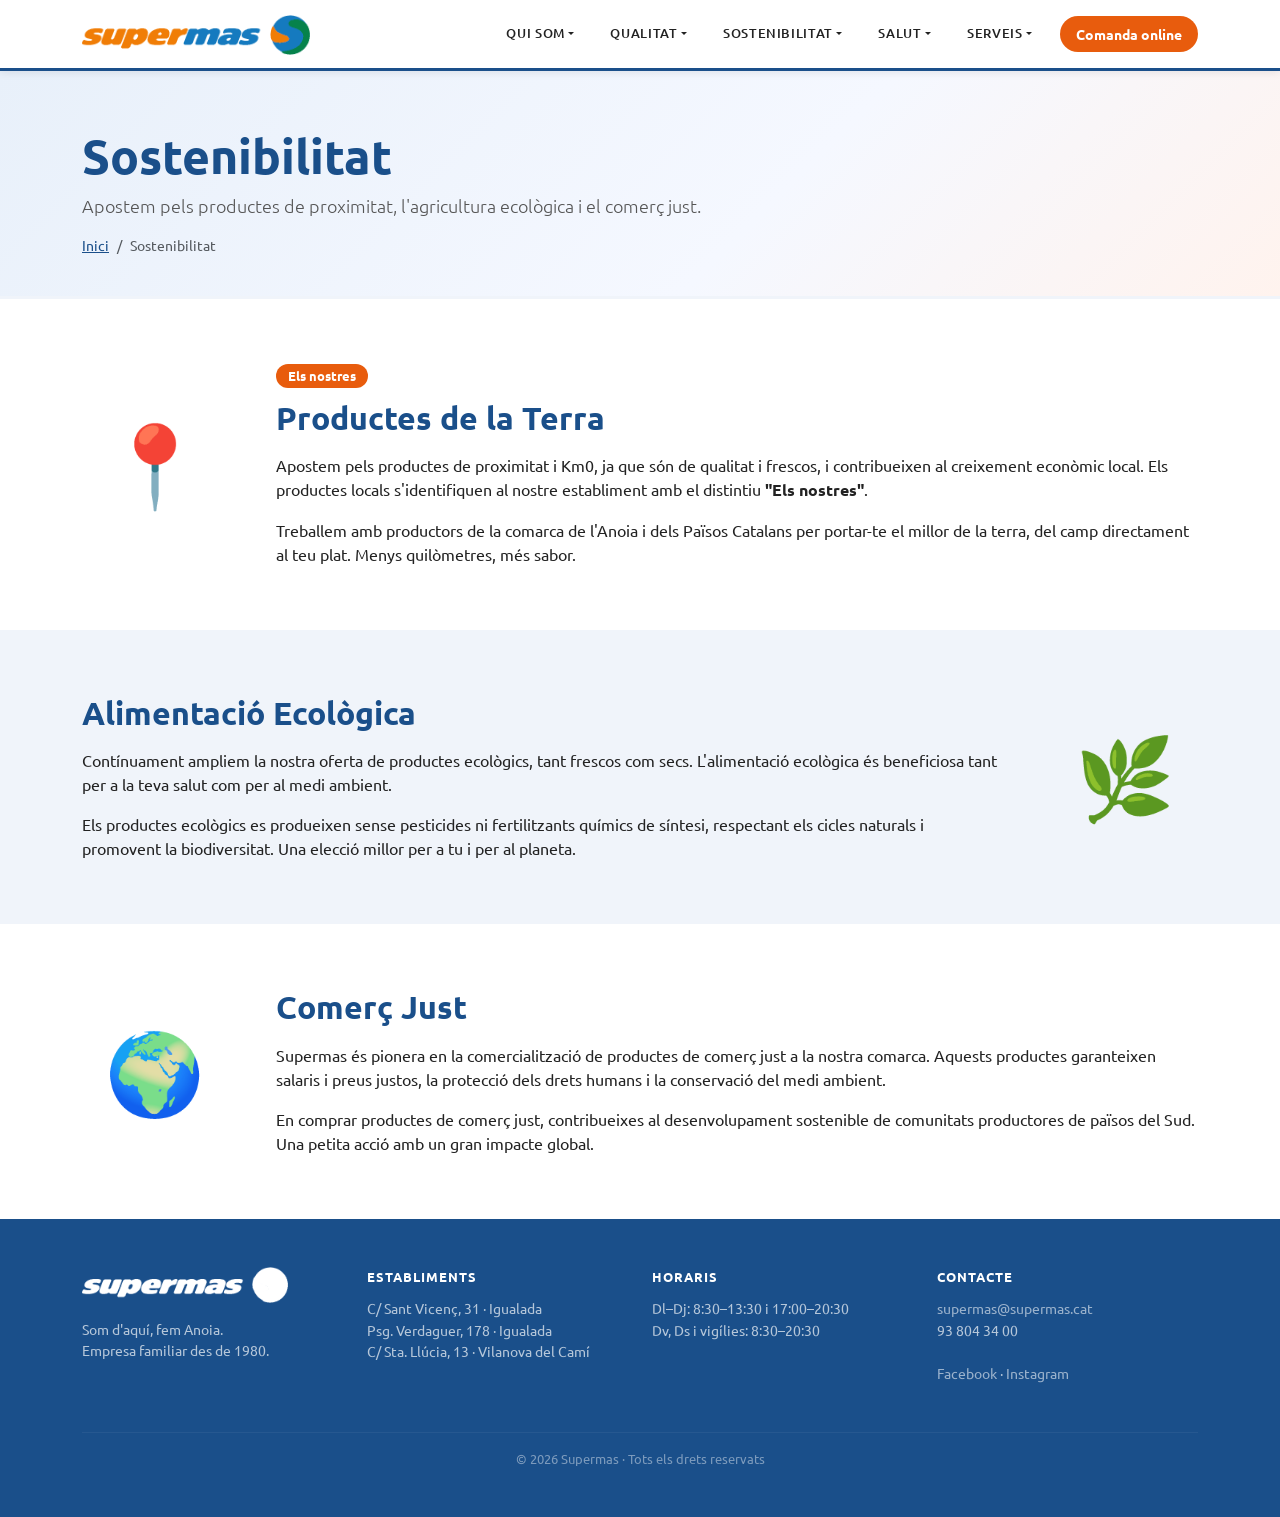
<file: sostenibilitat.html>
<!DOCTYPE html>
<html lang="ca">
<head>
  <meta charset="UTF-8">
  <meta name="viewport" content="width=device-width, initial-scale=1">
  <title>Sostenibilitat — Supermas</title>
  <meta name="description" content="Productes locals Km0, alimentació ecològica i comerç just. Supermas aposta pel consum responsable.">
  <link rel="preconnect" href="https://fonts.googleapis.com">
  <link rel="preconnect" href="https://fonts.gstatic.com" crossorigin>
  <link href="https://fonts.googleapis.com/css2?family=Ubuntu:ital,wght@0,400;0,500;0,700;1,400&display=swap" rel="stylesheet">
  <link rel="stylesheet" href="assets/css/bootstrap.min.css">
  <link rel="stylesheet" href="css/main.css">
</head>
<body>

  <nav class="navbar navbar-expand-lg navbar-supermas sticky-top">
    <div class="container">
      <a class="navbar-brand" href="index.html"><img src="assets/img/supermas-logo.png" alt="Supermas" style="height:40px;"></a>
      <button class="navbar-toggler" type="button" data-bs-toggle="collapse" data-bs-target="#navMenu">
        <span class="navbar-toggler-icon"></span>
      </button>
      <div class="collapse navbar-collapse" id="navMenu">
        <ul class="navbar-nav ms-auto align-items-center gap-1">
          <li class="nav-item dropdown">
            <a class="nav-link dropdown-toggle" href="qui-som.html" data-bs-toggle="dropdown">Qui som</a>
            <ul class="dropdown-menu">
              <li><a class="dropdown-item" href="qui-som.html#empresa">Empresa</a></li>
              <li><a class="dropdown-item" href="qui-som.html#compromis">Compromís</a></li>
              <li><a class="dropdown-item" href="qui-som.html#establiments">Establiments</a></li>
            </ul>
          </li>
          <li class="nav-item dropdown">
            <a class="nav-link dropdown-toggle" href="qualitat.html" data-bs-toggle="dropdown">Qualitat</a>
            <ul class="dropdown-menu">
              <li><a class="dropdown-item" href="qualitat.html#carnisseria">Carnisseria</a></li>
              <li><a class="dropdown-item" href="qualitat.html#fruites">Fruites i verdures</a></li>
              <li><a class="dropdown-item" href="qualitat.html#bodega">Bodega</a></li>
              <li><a class="dropdown-item" href="qualitat.html#peixateria">Peixateria</a></li>
            </ul>
          </li>
          <li class="nav-item dropdown">
            <a class="nav-link dropdown-toggle active" href="sostenibilitat.html" data-bs-toggle="dropdown">Sostenibilitat</a>
            <ul class="dropdown-menu">
              <li><a class="dropdown-item" href="#locals">Productes locals</a></li>
              <li><a class="dropdown-item" href="#ecologic">Alimentació ecològica</a></li>
              <li><a class="dropdown-item" href="#comerc-just">Comerç just</a></li>
            </ul>
          </li>
          <li class="nav-item dropdown">
            <a class="nav-link dropdown-toggle" href="salut.html" data-bs-toggle="dropdown">Salut</a>
            <ul class="dropdown-menu">
              <li><a class="dropdown-item" href="salut.html#sense-gluten">Sense gluten</a></li>
              <li><a class="dropdown-item" href="salut.html#super-sa">Súper sa</a></li>
            </ul>
          </li>
          <li class="nav-item dropdown">
            <a class="nav-link dropdown-toggle" href="serveis.html" data-bs-toggle="dropdown">Serveis</a>
            <ul class="dropdown-menu">
              <li><a class="dropdown-item" href="serveis.html#atencio">Atenció al client</a></li>
              <li><a class="dropdown-item" href="serveis.html#entrega">Entrega a domicili</a></li>
              <li><a class="dropdown-item" href="comanda.php">Comanda online</a></li>
            </ul>
          </li>
          <li class="nav-item ms-2">
            <a class="btn btn-comanda px-3 py-2" href="comanda.php" style="font-size:.85rem;">Comanda online</a>
          </li>
        </ul>
      </div>
    </div>
  </nav>

  <div class="hero-interior">
    <div class="container">
      <h1>Sostenibilitat</h1>
      <p class="lead">Apostem pels productes de proximitat, l'agricultura ecològica i el comerç just.</p>
      <nav aria-label="breadcrumb">
        <ol class="breadcrumb mb-0" style="font-size:.85rem;">
          <li class="breadcrumb-item"><a href="index.html" style="color:var(--color-primary);">Inici</a></li>
          <li class="breadcrumb-item active">Sostenibilitat</li>
        </ol>
      </nav>
    </div>
  </div>

  <section id="locals" class="seccio">
    <div class="container">
      <div class="row align-items-center g-5">
        <div class="col-lg-2 text-center d-none d-lg-block">
          <div style="font-size:5rem;">📍</div>
        </div>
        <div class="col-lg-10">
          <span style="background:var(--color-accent);color:#fff;font-size:.8rem;font-weight:700;padding:.2rem .75rem;border-radius:1rem;">Els nostres</span>
          <h2 style="color:var(--color-primary);font-weight:700;margin-top:.75rem;">Productes de la Terra</h2>
          <p class="mt-3">Apostem pels productes de proximitat i Km0, ja que són de qualitat i frescos, i contribueixen al creixement econòmic local. Els productes locals s'identifiquen al nostre establiment amb el distintiu <strong>"Els nostres"</strong>.</p>
          <p class="mb-0">Treballem amb productors de la comarca de l'Anoia i dels Països Catalans per portar-te el millor de la terra, del camp directament al teu plat. Menys quilòmetres, més sabor.</p>
        </div>
      </div>
    </div>
  </section>

  <section id="ecologic" class="seccio">
    <div class="container">
      <div class="row align-items-center g-5">
        <div class="col-lg-10">
          <h2 style="color:var(--color-primary);font-weight:700;">Alimentació Ecològica</h2>
          <p class="mt-3">Contínuament ampliem la nostra oferta de productes ecològics, tant frescos com secs. L'alimentació ecològica és beneficiosa tant per a la teva salut com per al medi ambient.</p>
          <p class="mb-0">Els productes ecològics es produeixen sense pesticides ni fertilitzants químics de síntesi, respectant els cicles naturals i promovent la biodiversitat. Una elecció millor per a tu i per al planeta.</p>
        </div>
        <div class="col-lg-2 text-center d-none d-lg-block">
          <div style="font-size:5rem;">🌿</div>
        </div>
      </div>
    </div>
  </section>

  <section id="comerc-just" class="seccio">
    <div class="container">
      <div class="row align-items-center g-5">
        <div class="col-lg-2 text-center d-none d-lg-block">
          <div style="font-size:5rem;">🌍</div>
        </div>
        <div class="col-lg-10">
          <h2 style="color:var(--color-primary);font-weight:700;">Comerç Just</h2>
          <p class="mt-3">Supermas és pionera en la comercialització de productes de comerç just a la nostra comarca. Aquests productes garanteixen salaris i preus justos, la protecció dels drets humans i la conservació del medi ambient.</p>
          <p class="mb-0">En comprar productes de comerç just, contribueixes al desenvolupament sostenible de comunitats productores de països del Sud. Una petita acció amb un gran impacte global.</p>
        </div>
      </div>
    </div>
  </section>

  <footer class="py-5">
    <div class="container">
      <div class="row g-4">
        <div class="col-md-3">
          <img src="assets/img/supermas-logo.png" alt="Supermas" style="height:36px;filter:brightness(0) invert(1);display:block;margin-bottom:1rem;">
          <p style="opacity:.8;font-size:.9rem;">Som d'aquí, fem Anoia.<br>Empresa familiar des de 1980.</p>
        </div>
        <div class="col-md-3">
          <div class="footer-title">Establiments</div>
          <p style="opacity:.8;font-size:.9rem;">C/ Sant Vicenç, 31 · Igualada<br>Psg. Verdaguer, 178 · Igualada<br>C/ Sta. Llúcia, 13 · Vilanova del Camí</p>
        </div>
        <div class="col-md-3">
          <div class="footer-title">Horaris</div>
          <p style="opacity:.8;font-size:.9rem;">Dl–Dj: 8:30–13:30 i 17:00–20:30<br>Dv, Ds i vigílies: 8:30–20:30</p>
        </div>
        <div class="col-md-3">
          <div class="footer-title">Contacte</div>
          <p style="opacity:.8;font-size:.9rem;"><a href="mailto:supermas@supermas.cat">supermas@supermas.cat</a><br>93 804 34 00<br><br><a href="#">Facebook</a> · <a href="#">Instagram</a></p>
        </div>
      </div>
      <hr style="border-color:rgba(255,255,255,.2);margin-top:2rem;">
      <p class="text-center mb-0" style="opacity:.5;font-size:.8rem;">© 2026 Supermas · Tots els drets reservats</p>
    </div>
  </footer>

  <script src="assets/js/bootstrap.bundle.min.js"></script>
  <script src="js/main.js"></script>
</body>
</html>
</file>
<file: css/main.css>
:root {
  --color-primary: #1a4f8a;
  --color-secondary: #f0f4fa;
  --color-accent: #e85c0d;
  --color-text: #222;
}

body {
  font-family: 'Ubuntu', system-ui, sans-serif;
  color: var(--color-text);
  background-color: #fff;
}

/* Navbar */
.navbar-supermas {
  background-color: #fff;
  border-bottom: 3px solid var(--color-primary);
  box-shadow: 0 2px 8px rgba(0,0,0,.08);
}

.navbar-supermas .navbar-brand {
  font-weight: 700;
  font-size: 1.6rem;
  color: var(--color-primary) !important;
  letter-spacing: -.01em;
}

.navbar-supermas .nav-link {
  color: var(--color-text) !important;
  font-weight: 500;
  text-transform: uppercase;
  font-size: .82rem;
  letter-spacing: .05em;
  padding: .5rem 1rem !important;
}

.navbar-supermas .nav-link:hover {
  color: var(--color-primary) !important;
}

/* Hero cover */
.hero {
  min-height: 90vh;
  background: linear-gradient(135deg, #e8f0fa 0%, #f5f8ff 60%, #fff3ee 100%);
  display: flex;
  align-items: center;
}

.hero-title {
  font-size: clamp(2.8rem, 6vw, 5.5rem);
  font-weight: 700;
  color: var(--color-primary);
  line-height: 1.1;
}

.hero-subtitle {
  font-size: clamp(1rem, 2.5vw, 1.4rem);
  color: #555;
  font-style: italic;
}

.hero-badge {
  background-color: var(--color-accent);
  color: #fff;
  font-weight: 700;
  font-size: .9rem;
  padding: .4rem 1.2rem;
  border-radius: 2rem;
  display: inline-block;
}

/* Cards seccions */
.card-seccio {
  border: none;
  border-radius: 1rem;
  overflow: hidden;
  transition: transform .2s, box-shadow .2s;
  background-color: var(--color-secondary);
  cursor: pointer;
}

.card-seccio:hover {
  transform: translateY(-4px);
  box-shadow: 0 8px 24px rgba(0,0,0,.12);
}

.card-seccio .card-icon {
  font-size: 2.8rem;
  margin-bottom: .5rem;
}

.card-seccio .card-title {
  font-weight: 700;
  color: var(--color-primary);
  text-transform: uppercase;
  font-size: .95rem;
  letter-spacing: .05em;
}

/* Banner comanda online */
.banner-comanda {
  background-color: var(--color-primary);
  color: #fff;
}

.banner-comanda h2 {
  font-weight: 700;
}

.btn-comanda {
  background-color: var(--color-accent);
  color: #fff;
  font-weight: 700;
  border: none;
  padding: .75rem 2.2rem;
  border-radius: 2rem;
  font-size: 1.1rem;
  transition: background-color .2s;
  text-decoration: none;
  display: inline-block;
}

.btn-comanda:hover {
  background-color: #c8861a;
  color: #fff;
}

/* Footer */
footer {
  background-color: var(--color-primary);
  color: rgba(255,255,255,.85);
  font-size: .9rem;
}

footer a {
  color: rgba(255,255,255,.7);
  text-decoration: none;
}

footer a:hover {
  color: #fff;
}

.footer-title {
  color: #fff;
  font-weight: 700;
  text-transform: uppercase;
  font-size: .8rem;
  letter-spacing: .08em;
  margin-bottom: .75rem;
}

/* Hero interior */
.hero-interior {
  background: linear-gradient(135deg, #e8f0fa 0%, #f5f8ff 60%, #fff3ee 100%);
  padding: 3.5rem 0 2.5rem;
  border-bottom: 3px solid var(--color-secondary);
}

.hero-interior h1 {
  font-size: clamp(1.8rem, 4vw, 3rem);
  font-weight: 700;
  color: var(--color-primary);
}

.hero-interior p.lead {
  color: #555;
  font-size: 1.1rem;
}

/* Seccions àncora */
.seccio {
  padding: 4rem 0;
}

.seccio:nth-child(even) {
  background-color: var(--color-secondary);
}

.seccio-icon {
  font-size: 3.5rem;
  margin-bottom: 1rem;
}

/* Targetes */
.targeta {
  border: none;
  border-radius: 1rem;
  padding: 2rem;
  background: #fff;
  box-shadow: 0 2px 12px rgba(0,0,0,.07);
  height: 100%;
}

/* Dropdowns */
.dropdown-menu {
  border: none;
  box-shadow: 0 4px 20px rgba(0,0,0,.12);
  border-radius: .75rem;
  padding: .5rem;
}

.dropdown-item {
  border-radius: .5rem;
  font-size: .88rem;
  font-weight: 500;
  padding: .5rem 1rem;
}

.dropdown-item:hover {
  background-color: var(--color-secondary);
  color: var(--color-primary);
}

/* Comanda form */
.form-section-title {
  font-weight: 700;
  color: var(--color-primary);
  font-size: 1rem;
  text-transform: uppercase;
  letter-spacing: .05em;
  border-bottom: 2px solid var(--color-secondary);
  padding-bottom: .5rem;
  margin-bottom: 1.25rem;
}

.producte-row {
  display: flex;
  align-items: center;
  justify-content: space-between;
  padding: .6rem .75rem;
  border-radius: .5rem;
  background: #f8f9fa;
  margin-bottom: .4rem;
}

.producte-row label {
  font-size: .95rem;
  margin: 0;
  flex: 1;
}

.producte-row input[type=number] {
  width: 80px;
  font-size: .9rem;
}

.preu-info {
  background-color: var(--color-secondary);
  border-radius: 1rem;
  padding: 1.5rem;
  font-size: .95rem;
}
</file>
